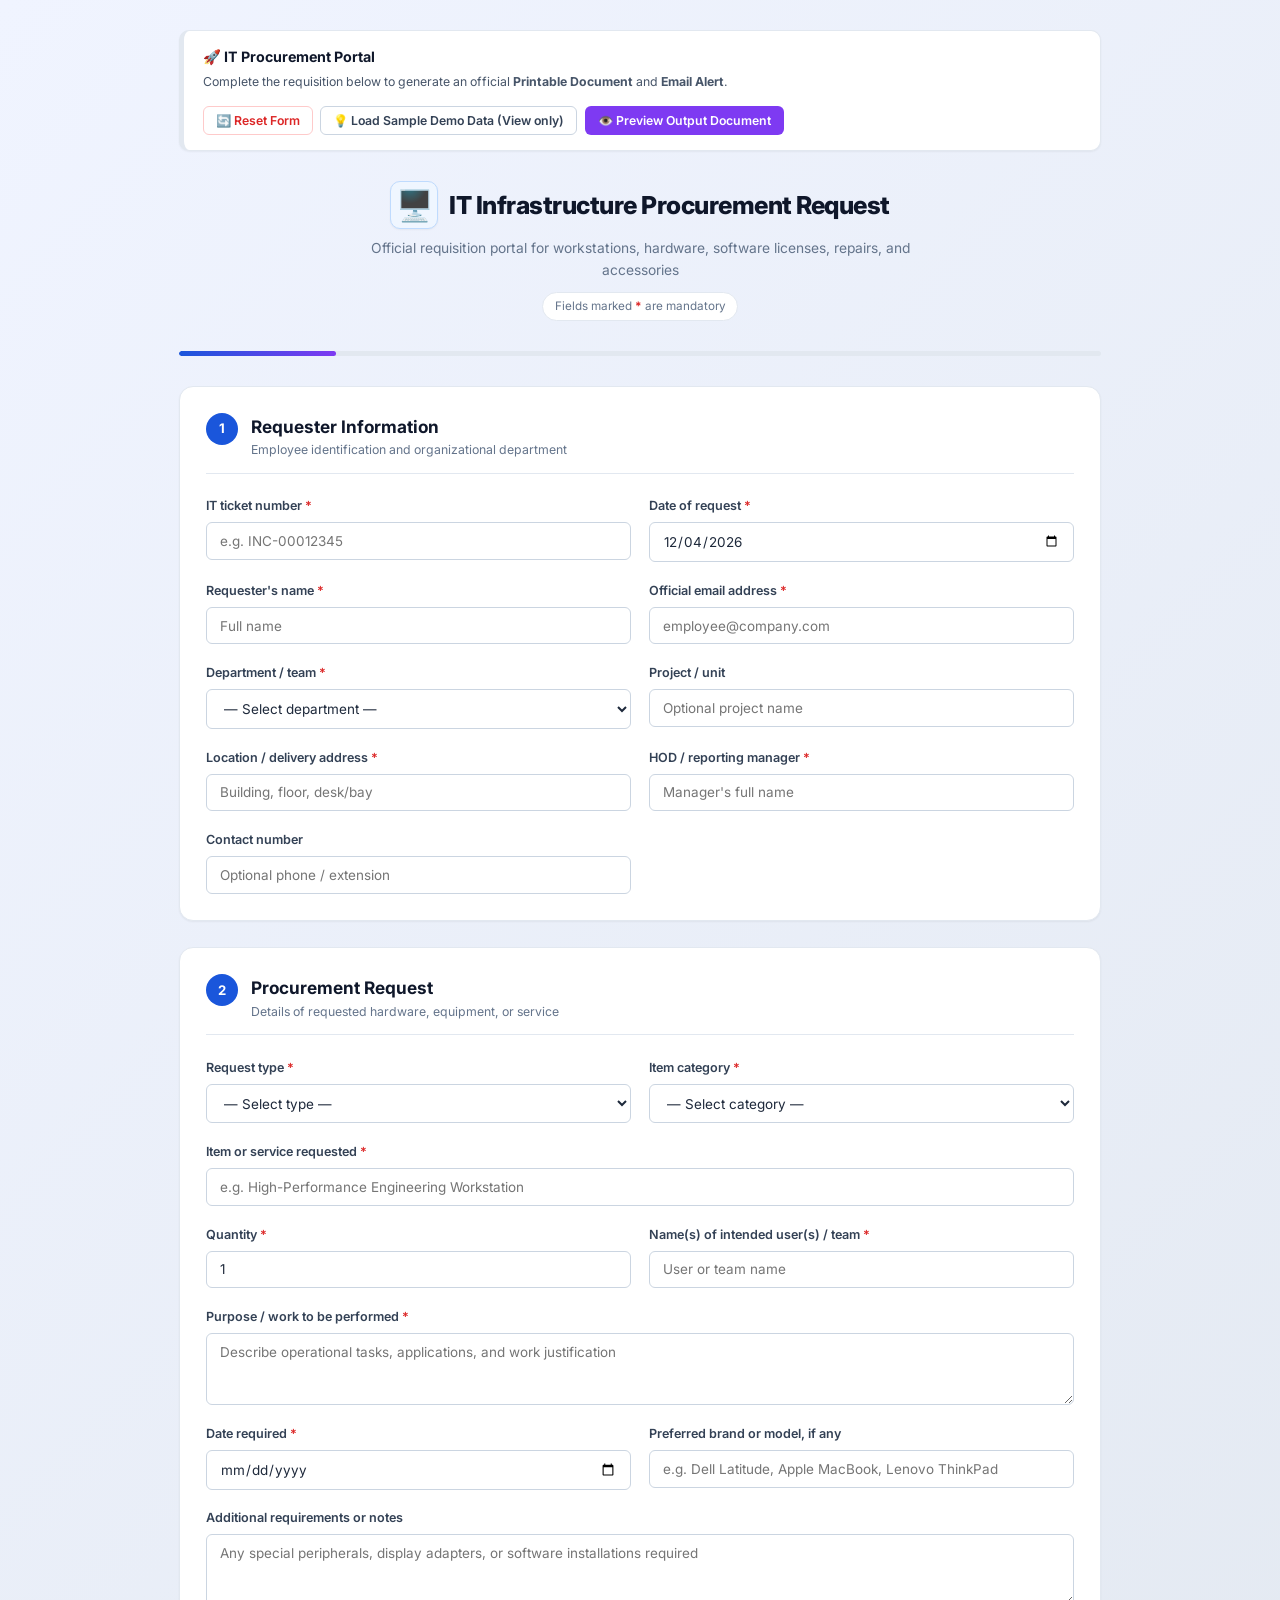
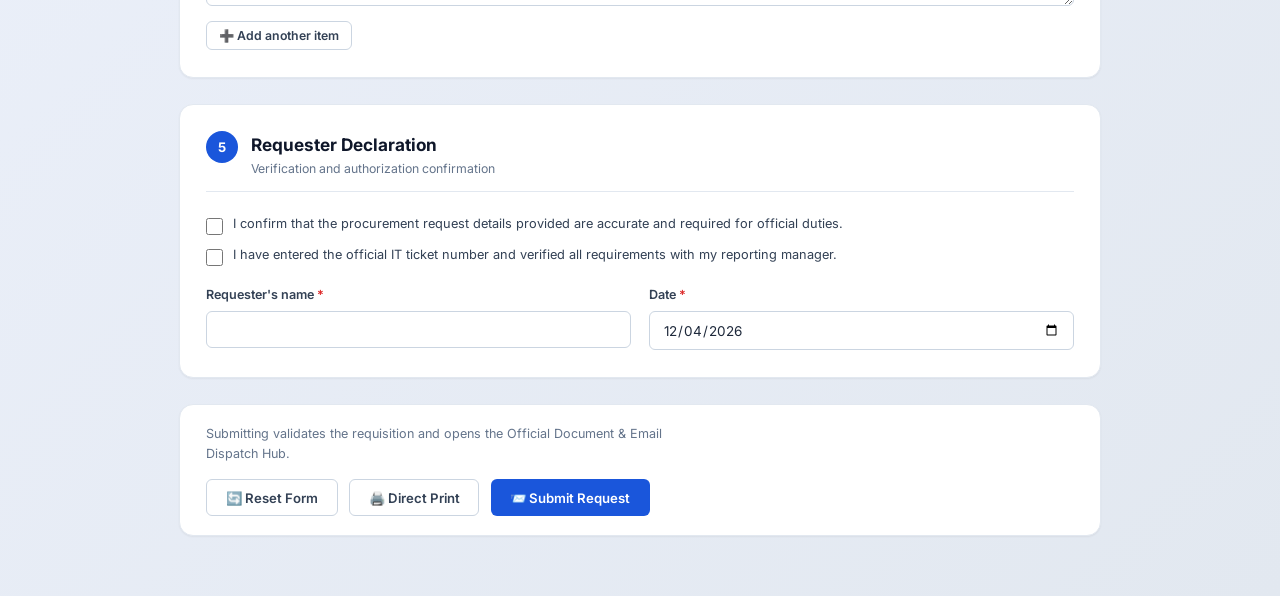
<file: index.html>
<!DOCTYPE html>
<html lang="en">
<head>
  <meta charset="UTF-8">
  <meta name="viewport" content="width=device-width, initial-scale=1.0">
  <title>IT Infrastructure Procurement Request Form</title>
  <link rel="preconnect" href="https://fonts.googleapis.com">
  <link href="https://fonts.googleapis.com/css2?family=Inter:wght@400;500;600;700;800&display=swap" rel="stylesheet">
  <link rel="stylesheet" href="style.css">
  <script src="script.js" defer></script>
</head>
<body>

  <!-- Isolated container for clean A4 printing (hidden on screen, active in @media print) -->
  <div id="printContainer" class="print-only"></div>

  <div class="page-wrapper">

    <!-- Interactive Top Banner & Actions -->
    <div class="demo-banner">
      <div class="demo-banner-content">
        <h3>🚀 IT Procurement Portal</h3>
        <p>Complete the requisition below to generate an official <strong>Printable Document</strong> and <strong>Email Alert</strong>.</p>
      </div>
      <div class="demo-banner-actions">
        <button type="button" id="topResetBtn" class="btn btn-secondary btn-sm" style="border-color: var(--danger-border); color: var(--danger);">🔄 Reset Form</button>
        <button type="button" id="fillSampleBtn" class="btn btn-secondary btn-sm">💡 Load Sample Demo Data (View only)</button>
        <button type="button" id="openDemoDirectBtn" class="btn btn-purple btn-sm">👁️ Preview Output Document</button>
      </div>
    </div>

    <!-- Header -->
    <header class="form-header">
      <div class="logo-area">
        <div class="logo-icon">🖥️</div>
        <h1>IT Infrastructure Procurement Request</h1>
      </div>
      <p class="subtitle">Official requisition portal for workstations, hardware, software licenses, repairs, and accessories</p>
      <span class="mandatory-note">Fields marked <strong>*</strong> are mandatory</span>
    </header>

    <!-- Progress Indicator -->
    <div class="progress-bar-container">
      <div class="progress-bar-fill"></div>
    </div>

    <!-- Main Submission Form -->
    <form id="procurementForm" action="javascript:void(0);" onsubmit="return false;" novalidate>

      <!-- SECTION 1: Requester Information -->
      <section class="form-section">
        <div class="section-header">
          <span class="section-number">1</span>
          <div>
            <h2>Requester Information</h2>
            <span class="section-desc">Employee identification and organizational department</span>
          </div>
        </div>

        <div class="field-grid">
          <div class="field-group">
            <label for="ticketNumber">IT ticket number <span class="req">*</span></label>
            <input type="text" id="ticketNumber" name="ticketNumber" placeholder="e.g. INC-00012345" required>
          </div>

          <div class="field-group">
            <label for="dateOfRequest">Date of request <span class="req">*</span></label>
            <input type="date" id="dateOfRequest" name="dateOfRequest" required>
          </div>

          <div class="field-group">
            <label for="requesterName">Requester's name <span class="req">*</span></label>
            <input type="text" id="requesterName" name="requesterName" placeholder="Full name" required>
          </div>

          <div class="field-group">
            <label for="officialEmail">Official email address <span class="req">*</span></label>
            <input type="email" id="officialEmail" name="officialEmail" placeholder="employee@company.com" required>
          </div>

          <div class="field-group">
            <label for="department">Department / team <span class="req">*</span></label>
            <select id="department" name="department" required>
              <option value="">— Select department —</option>
              <option>Media</option>
              <option>IT</option>
              <option>Data Science</option>
              <option>Accounts / Finance</option>
              <option>Translation</option>
              <option>HR</option>
              <option>Admin</option>
              <option>Training Academy</option>
              <option>Executive Office</option>
              <option>Other department</option>
            </select>
          </div>

          <div class="field-group conditional" id="otherDeptGroup">
            <label for="otherDeptName">Other department name <span class="req">*</span></label>
            <input type="text" id="otherDeptName" name="otherDeptName" placeholder="Enter department name">
          </div>

          <div class="field-group">
            <label for="projectUnit">Project / unit</label>
            <input type="text" id="projectUnit" name="projectUnit" placeholder="Optional project name">
          </div>

          <div class="field-group">
            <label for="deliveryAddress">Location / delivery address <span class="req">*</span></label>
            <input type="text" id="deliveryAddress" name="deliveryAddress" placeholder="Building, floor, desk/bay" required>
          </div>

          <div class="field-group">
            <label for="hodManager">HOD / reporting manager <span class="req">*</span></label>
            <input type="text" id="hodManager" name="hodManager" placeholder="Manager's full name" required>
          </div>

          <div class="field-group">
            <label for="contactNumber">Contact number</label>
            <input type="tel" id="contactNumber" name="contactNumber" placeholder="Optional phone / extension">
          </div>
        </div>
      </section>

      <!-- SECTION 2: Procurement Requirements -->
      <section class="form-section">
        <div class="section-header">
          <span class="section-number">2</span>
          <div>
            <h2>Procurement Request</h2>
            <span class="section-desc">Details of requested hardware, equipment, or service</span>
          </div>
        </div>

        <div class="field-grid">
          <div class="field-group">
            <label for="requestType">Request type <span class="req">*</span></label>
            <select id="requestType" name="requestType" required>
              <option value="">— Select type —</option>
              <option>New purchase</option>
              <option>Replacement</option>
              <option>Upgrade</option>
              <option>Repair / spare part</option>
              <option>Software licence or subscription</option>
              <option>Licence / subscription renewal</option>
              <option>Service or maintenance</option>
              <option>Other</option>
            </select>
          </div>

          <div class="field-group">
            <label for="itemCategory">Item category <span class="req">*</span></label>
            <select id="itemCategory" name="itemCategory" required>
              <option value="">— Select category —</option>
              <option>Laptop / desktop</option>
              <option>Monitor / display / projector</option>
              <option>Keyboard / mouse / headset / accessories</option>
              <option>Printer / scanner / consumables</option>
              <option>Storage / backup device</option>
              <option>Network / internet equipment</option>
              <option>Software / licence / subscription</option>
              <option>Server / infrastructure equipment</option>
              <option>IT security equipment / service</option>
              <option>Repair / replacement part</option>
              <option>Other</option>
            </select>
          </div>

          <div class="field-group full-width">
            <label for="itemRequested">Item or service requested <span class="req">*</span></label>
            <input type="text" id="itemRequested" name="itemRequested" placeholder="e.g. High-Performance Engineering Workstation" required>
          </div>

          <div class="field-group">
            <label for="quantity">Quantity <span class="req">*</span></label>
            <input type="number" id="quantity" name="quantity" min="1" value="1" required>
          </div>

          <div class="field-group">
            <label for="intendedUsers">Name(s) of intended user(s) / team <span class="req">*</span></label>
            <input type="text" id="intendedUsers" name="intendedUsers" placeholder="User or team name" required>
          </div>

          <div class="field-group full-width">
            <label for="purpose">Purpose / work to be performed <span class="req">*</span></label>
            <textarea id="purpose" name="purpose" rows="3" placeholder="Describe operational tasks, applications, and work justification" required></textarea>
          </div>

          <div class="field-group">
            <label for="dateRequired">Date required <span class="req">*</span></label>
            <input type="date" id="dateRequired" name="dateRequired" required>
          </div>

          <div class="field-group">
            <label for="preferredBrand">Preferred brand or model, if any</label>
            <input type="text" id="preferredBrand" name="preferredBrand" placeholder="e.g. Dell Latitude, Apple MacBook, Lenovo ThinkPad">
          </div>

          <div class="field-group full-width">
            <label for="additionalRequirements">Additional requirements or notes</label>
            <textarea id="additionalRequirements" name="additionalRequirements" rows="2" placeholder="Any special peripherals, display adapters, or software installations required"></textarea>
          </div>
        </div>

        <!-- Dynamic Additional Items Container -->
        <div id="itemsContainer"></div>
        <div style="margin-top: 1rem;">
          <button type="button" id="addItemBtn" class="btn btn-secondary btn-sm">➕ Add another item</button>
        </div>
      </section>

      <!-- SECTION 3: Laptop Configuration (Conditional: Displayed ONLY for Laptop / desktop) -->
      <section class="form-section conditional" id="laptopSection" style="display: none;">
        <div class="section-header">
          <span class="section-number">3</span>
          <div>
            <h2>Department-based Laptop Configuration</h2>
            <span class="section-desc">Standard organization hardware specification for your department</span>
          </div>
        </div>

        <div id="specDisplay"></div>

        <h3 style="font-size: 0.95rem; font-weight: 700; margin: 1.25rem 0 0.5rem; color: var(--gray-800);">🎒 Standard Laptop Kit</h3>
        <p style="font-size: 0.82rem; color: var(--gray-500); margin-bottom: 0.5rem;">The following are included with every laptop requisition:</p>
        <table class="accessories-table">
          <thead>
            <tr><th>Included Accessories</th></tr>
          </thead>
          <tbody>
            <tr><td><span class="check-icon">✔</span> Carrying bag</td></tr>
            <tr><td><span class="check-icon">✔</span> Mouse</td></tr>
            <tr><td><span class="check-icon">✔</span> Headphones</td></tr>
          </tbody>
        </table>

        <div class="field-grid" style="margin-top: 1.25rem;">
          <div class="field-group">
            <label for="additionalAccessories">Are any additional accessories required? <span class="req">*</span></label>
            <select id="additionalAccessories" name="additionalAccessories">
              <option value="">— Select —</option>
              <option>No</option>
              <option>Yes</option>
            </select>
          </div>
        </div>

        <div class="conditional" id="additionalAccessoriesFields">
          <div class="field-grid" style="margin-top: 1rem;">
            <div class="field-group full-width">
              <label for="accessoryDetail">Additional accessory and quantity <span class="req">*</span></label>
              <input type="text" name="accessoryDetail" id="accessoryDetail" placeholder="e.g. 4K Webcam × 1, USB-C Docking Station × 1">
            </div>
            <div class="field-group full-width">
              <label for="accessoryJustification">Business justification <span class="req">*</span></label>
              <textarea name="accessoryJustification" id="accessoryJustification" rows="2" placeholder="Why are these additional accessories needed?"></textarea>
            </div>
          </div>
        </div>

        <hr class="section-divider">
        <h3 style="font-size: 0.95rem; font-weight: 700; margin-bottom: 0.75rem; color: var(--gray-800);">⚙️ Configuration Confirmation</h3>

        <div class="field-grid">
          <div class="field-group full-width">
            <label for="configConfirmation">Does the displayed standard configuration meet your requirement? <span class="req">*</span></label>
            <select id="configConfirmation" name="configConfirmation">
              <option value="">— Select —</option>
              <option>Yes — proceed with the standard configuration</option>
              <option>No — request a different configuration</option>
              <option>Unsure / no standard is listed</option>
            </select>
          </div>
        </div>

        <div class="conditional" id="configYesMsg">
          <div class="info-box green">
            ✅ <strong>Standard configuration confirmed.</strong> Your request will be fulfilled according to the standard department specification.
          </div>
        </div>

        <div class="conditional" id="configNoFields">
          <div class="info-box red" style="margin-bottom: 1rem;">
            ⚠️ <strong>Non-standard configuration requested.</strong> Please obtain approval from your HOD and CEO, and attach both approvals below before submitting.
          </div>

          <div class="field-grid">
            <div class="field-group full-width">
              <label for="requestedConfig">Requested custom configuration <span class="req">*</span></label>
              <textarea name="requestedConfig" id="requestedConfig" rows="2" placeholder="Describe the configuration needed (Processor, RAM, GPU, Storage)"></textarea>
            </div>
            <div class="field-group full-width">
              <label for="configDifference">Difference from standard configuration <span class="req">*</span></label>
              <textarea name="configDifference" id="configDifference" rows="2" placeholder="Specify which components differ and why"></textarea>
            </div>
            <div class="field-group full-width">
              <label for="configJustification">Business justification <span class="req">*</span></label>
              <textarea name="configJustification" id="configJustification" rows="2" placeholder="Detailed business justification for exceeding standard tier"></textarea>
            </div>
            <div class="field-group full-width">
              <label for="configWorkload">Applications / workload requiring the change</label>
              <textarea name="configWorkload" id="configWorkload" rows="2" placeholder="Optional — list specific compute/graphics-intensive software"></textarea>
            </div>

            <div class="field-group">
              <label>HOD approval <span class="req">*</span></label>
              <div class="file-upload-area">
                <input type="file" name="hodApproval" id="hodApproval" accept=".pdf,.jpg,.jpeg,.png,.doc,.docx">
                <div class="upload-icon">📤</div>
                <div class="upload-text"><strong>Click to upload</strong> or drag & drop<br>PDF, DOC, JPG</div>
              </div>
              <div class="file-list" id="hodApprovalList"></div>
            </div>

            <div class="field-group">
              <label>CEO approval <span class="req">*</span></label>
              <div class="file-upload-area">
                <input type="file" name="ceoApproval" id="ceoApproval" accept=".pdf,.jpg,.jpeg,.png,.doc,.docx">
                <div class="upload-icon">📤</div>
                <div class="upload-text"><strong>Click to upload</strong> or drag & drop<br>PDF, DOC, JPG</div>
              </div>
              <div class="file-list" id="ceoApprovalList"></div>
            </div>
          </div>
        </div>

        <div class="conditional" id="configUnsureMsg">
          <div class="info-box blue">
            ℹ️ <strong>IT Infrastructure will review</strong> your workload requirement and advise on the appropriate hardware configuration and approvals.
          </div>
        </div>
      </section>

      <!-- SECTION 4: Existing Equipment Details (Conditional) -->
      <section class="form-section conditional" id="existingEquipSection">
        <div class="section-header">
          <span class="section-number">4</span>
          <div>
            <h2>Existing Equipment Details</h2>
            <span class="section-desc">Required for replacement, upgrade, repair, or renewal requests</span>
          </div>
        </div>

        <div class="field-grid">
          <div class="field-group">
            <label for="existingItem">Existing item / model</label>
            <input type="text" id="existingItem" name="existingItem" placeholder="e.g. Dell Latitude 5420">
          </div>
          <div class="field-group">
            <label for="assetId">Asset ID / serial number</label>
            <input type="text" id="assetId" name="assetId" placeholder="e.g. AST-00984">
          </div>
          <div class="field-group">
            <label for="currentUser">Current user</label>
            <input type="text" id="currentUser" name="currentUser" placeholder="Employee currently assigned">
          </div>
          <div class="field-group">
            <label for="purchaseDate">Purchase date, if known</label>
            <input type="date" id="purchaseDate" name="purchaseDate">
          </div>
          <div class="field-group">
            <label for="warrantyExpiry">Warranty expiry, if known</label>
            <input type="date" id="warrantyExpiry" name="warrantyExpiry">
          </div>
          <div class="field-group">
            <label for="relatedTicket">Related support ticket number, if any</label>
            <input type="text" id="relatedTicket" name="relatedTicket" placeholder="Optional IT ticket">
          </div>
          <div class="field-group full-width">
            <label for="issueReason">Issue faced / reason for request <span class="req">*</span></label>
            <textarea id="issueReason" name="issueReason" rows="2" placeholder="Describe the defect, performance limitation, or hardware issue"></textarea>
          </div>
        </div>
      </section>

      <!-- SECTION 5: Requester Declaration -->
      <section class="form-section">
        <div class="section-header">
          <span class="section-number">5</span>
          <div>
            <h2>Requester Declaration</h2>
            <span class="section-desc">Verification and authorization confirmation</span>
          </div>
        </div>

        <div class="checkbox-group">
          <input type="checkbox" id="declaration1" name="declaration1" required>
          <label for="declaration1">I confirm that the procurement request details provided are accurate and required for official duties.</label>
        </div>
        <div class="checkbox-group">
          <input type="checkbox" id="declaration2" name="declaration2" required>
          <label for="declaration2">I have entered the official IT ticket number and verified all requirements with my reporting manager.</label>
        </div>

        <div class="field-grid" style="margin-top: 1.25rem;">
          <div class="field-group">
            <label for="declarationName">Requester's name <span class="req">*</span></label>
            <input type="text" id="declarationName" name="declarationName" required>
          </div>
          <div class="field-group">
            <label for="declarationDate">Date <span class="req">*</span></label>
            <input type="date" id="declarationDate" name="declarationDate" required>
          </div>
        </div>
      </section>

      <!-- Action Bar -->
      <div class="submit-bar">
        <span class="submit-info">Submitting validates the requisition and opens the Official Document &amp; Email Dispatch Hub.</span>
        <div style="display: flex; gap: 0.75rem; flex-wrap: wrap;">
          <button type="button" id="resetBtn" class="btn btn-secondary btn-block-mobile">🔄 Reset Form</button>
          <button type="button" id="printBtn" class="btn btn-secondary btn-block-mobile">🖨️ Direct Print</button>
          <button type="button" id="submitBtn" class="btn btn-primary btn-block-mobile">📨 Submit Request</button>
        </div>
      </div>

    </form>
  </div>

  <!-- ══════════════════════════════════════════════════════════════
       MODAL: REQUISITION OUTPUT HUB (PDF PREVIEW & EMAIL ALERT)
       ══════════════════════════════════════════════════════════════ -->
  <div class="modal-overlay" id="demoModal">
    <div class="modal-box">
      
      <div class="modal-header">
        <div class="modal-header-title">
          <span style="font-size: 1.6rem;">🎯</span>
          <div>
            <h3>Procurement Request Output Hub</h3>
            <p>Your request has been compiled. You can print the official requisition or dispatch via email:</p>
          </div>
        </div>
        <button type="button" class="modal-close-btn" id="modalCloseBtn" aria-label="Close modal">✕</button>
      </div>

      <!-- Clean 2-Option Tabs -->
      <div class="modal-tabs">
        <button type="button" class="modal-tab-btn active" data-tab="tab-pdf">
          <span>📄</span> 1. Printable Requisition Form (PDF)
        </button>
        <button type="button" class="modal-tab-btn" data-tab="tab-email">
          <span>✉️</span> 2. Automated Email Alert (Send to IT &amp; HOD)
        </button>
      </div>

      <!-- Modal Content Body -->
      <div class="modal-tab-body">
        
        <!-- Sample Demo Mode Notice -->
        <div class="sample-mode-banner" id="sampleNoticeBanner" style="display: none;">
          <span style="font-size: 1.3rem;">💡</span>
          <div>
            <strong>Sample Demo Mode Active:</strong> This preview illustrates data formatting. <strong>Printing is disabled for sample data.</strong> Please submit genuine requisition details to print the official document.
          </div>
        </div>

        <!-- TAB 1: Printable Requisition Document (PDF Preview) -->
        <div class="tab-pane active" id="tab-pdf">
          <div style="display: flex; justify-content: space-between; align-items: center; margin-bottom: 1rem; flex-wrap: wrap; gap: 0.5rem;">
            <div>
              <h4 style="color: var(--gray-900); font-size: 0.95rem;">Formatted Procurement Requisition Document</h4>
              <p style="font-size: 0.8rem; color: var(--gray-500);">Prints clean on single/exact A4 pages with all form details and signature boxes.</p>
            </div>
            <button type="button" id="downloadDocBtn" class="btn btn-primary btn-sm">🖨️ Direct Print / Save as PDF</button>
          </div>

          <!-- Printable Document Container -->
          <div class="printable-document" id="docPreviewArea">
            <div class="doc-watermark">SAMPLE DEMO</div>

            <div class="doc-header">
              <div class="doc-header-left">
                <h2>IT Infrastructure Procurement Requisition</h2>
                <p>Generated on <span id="docGeneratedDate">-</span> · Official Organization Requisition Copy</p>
              </div>
              <div class="doc-ticket-badge">
                <span class="lbl">IT Ticket Number</span>
                <span class="val" id="docTicketNum">INC-00012345</span>
              </div>
            </div>

            <!-- 1. Requester & Org Details -->
            <div class="doc-section-title">1. Requester &amp; Organizational Details</div>
            <div class="doc-grid">
              <div class="doc-row"><span class="doc-label">Requester Name:</span><span class="doc-val" id="docReqName">-</span></div>
              <div class="doc-row"><span class="doc-label">Request Date:</span><span class="doc-val" id="docReqDate">-</span></div>
              <div class="doc-row"><span class="doc-label">Official Email:</span><span class="doc-val" id="docReqEmail">-</span></div>
              <div class="doc-row"><span class="doc-label">Department:</span><span class="doc-val" id="docDept">-</span></div>
              <div class="doc-row"><span class="doc-label">Project / Unit:</span><span class="doc-val" id="docProject">-</span></div>
              <div class="doc-row"><span class="doc-label">Reporting HOD:</span><span class="doc-val" id="docHod">-</span></div>
              <div class="doc-row"><span class="doc-label">Contact Number:</span><span class="doc-val" id="docContact">-</span></div>
              <div class="doc-row"><span class="doc-label">Delivery Location:</span><span class="doc-val" id="docLoc">-</span></div>
            </div>

            <!-- 2. Procurement Requirements -->
            <div class="doc-section-title">2. Procurement Requirements</div>
            <div class="doc-grid">
              <div class="doc-row"><span class="doc-label">Request Type:</span><span class="doc-val" id="docReqType">-</span></div>
              <div class="doc-row"><span class="doc-label">Item Category:</span><span class="doc-val" id="docCategory">-</span></div>
              <div class="doc-row"><span class="doc-label">Date Required:</span><span class="doc-val" id="docDateReq">-</span></div>
              <div class="doc-row"><span class="doc-label">Preferred Brand:</span><span class="doc-val" id="docBrand">-</span></div>
              <div class="doc-row" style="grid-column: 1 / -1;"><span class="doc-label">Intended User(s):</span><span class="doc-val" id="docIntendedUsers">-</span></div>
            </div>

            <div class="doc-box">
              <span style="font-weight: 700; color: #1e3a8a; display: block; margin-bottom: 0.25rem;">Primary Requested Item &amp; Purpose:</span>
              <div id="docItemAndPurpose">-</div>
            </div>

            <div class="doc-box" id="docAdditionalItemsBox" style="display: none;"></div>
            <div class="doc-box" id="docLaptopBox" style="display: none;"></div>
            <div class="doc-box" id="docExistingBox" style="display: none;"></div>

            <!-- Signatures -->
            <div class="doc-signatures">
              <div class="doc-sig-box">
                <span style="font-weight: 700; color: #1e3a8a; display: block; margin-bottom: 0.35rem;">Requester Confirmation &amp; Declaration:</span>
                <p>Certified that the request is required for official business duties.</p>
                <p style="margin-top: 0.5rem;">Digitally Signed By: <strong id="docSigRequester">-</strong></p>
                <p style="color: var(--gray-500);">Date: <span id="docSigDate">-</span></p>
              </div>
              <div class="doc-sig-box">
                <span style="font-weight: 700; color: #1e3a8a; display: block; margin-bottom: 0.35rem;">Approval &amp; Verification Workflow:</span>
                <p>HOD Review: <strong>Pending Official Review</strong></p>
                <p>IT Infrastructure Verification: <strong>Initiated</strong></p>
                <p style="color: var(--gray-500); margin-top: 0.5rem;">Ticket Status: <strong>SUBMITTED</strong></p>
              </div>
            </div>
          </div>
        </div>

        <!-- TAB 2: Automated Multi-Party Email Alert -->
        <div class="tab-pane" id="tab-email">
          <div style="display: flex; justify-content: space-between; align-items: center; margin-bottom: 1rem; flex-wrap: wrap; gap: 0.5rem;">
            <div>
              <h4 style="color: var(--gray-900); font-size: 0.95rem;">Automated Multi-Party Email Notification</h4>
              <p style="font-size: 0.8rem; color: var(--gray-500);">Pre-formatted email with all details, ready to dispatch directly to IT and HOD.</p>
            </div>
            <div style="display: flex; gap: 0.5rem;">
              <button type="button" id="copyEmailBtn" class="btn btn-secondary btn-sm">📋 Copy Email Text</button>
              <a id="emailMailtoLink" href="#" class="btn btn-accent btn-sm">✉️ Send via Outlook / Mail Client</a>
            </div>
          </div>

          <div class="email-client">
            <div class="email-header-fields">
              <div class="email-field-row">
                <span class="email-field-lbl">To:</span>
                <span class="email-field-val" id="emailTo">it-procurement@company.internal</span>
              </div>
              <div class="email-field-row">
                <span class="email-field-lbl">Cc:</span>
                <span class="email-field-val" id="emailCc">-</span>
              </div>
              <div class="email-field-row">
                <span class="email-field-lbl">Subject:</span>
                <span class="email-field-val" id="emailSubject" style="font-weight: 700; color: #1e3a8a;">[Procurement Request] INC-00012345</span>
              </div>
            </div>
            <div class="email-body" id="emailBodyContent"></div>
          </div>
        </div>

      </div>

      <!-- Modal Footer -->
      <div class="modal-footer">
        <span style="font-size: 0.8rem; color: var(--gray-500);">IT Infrastructure Procurement System</span>
        <button type="button" class="btn btn-secondary btn-sm" id="modalCloseFooterBtn">Done / Close</button>
      </div>

    </div>
  </div>

</body>
</html>
</file>
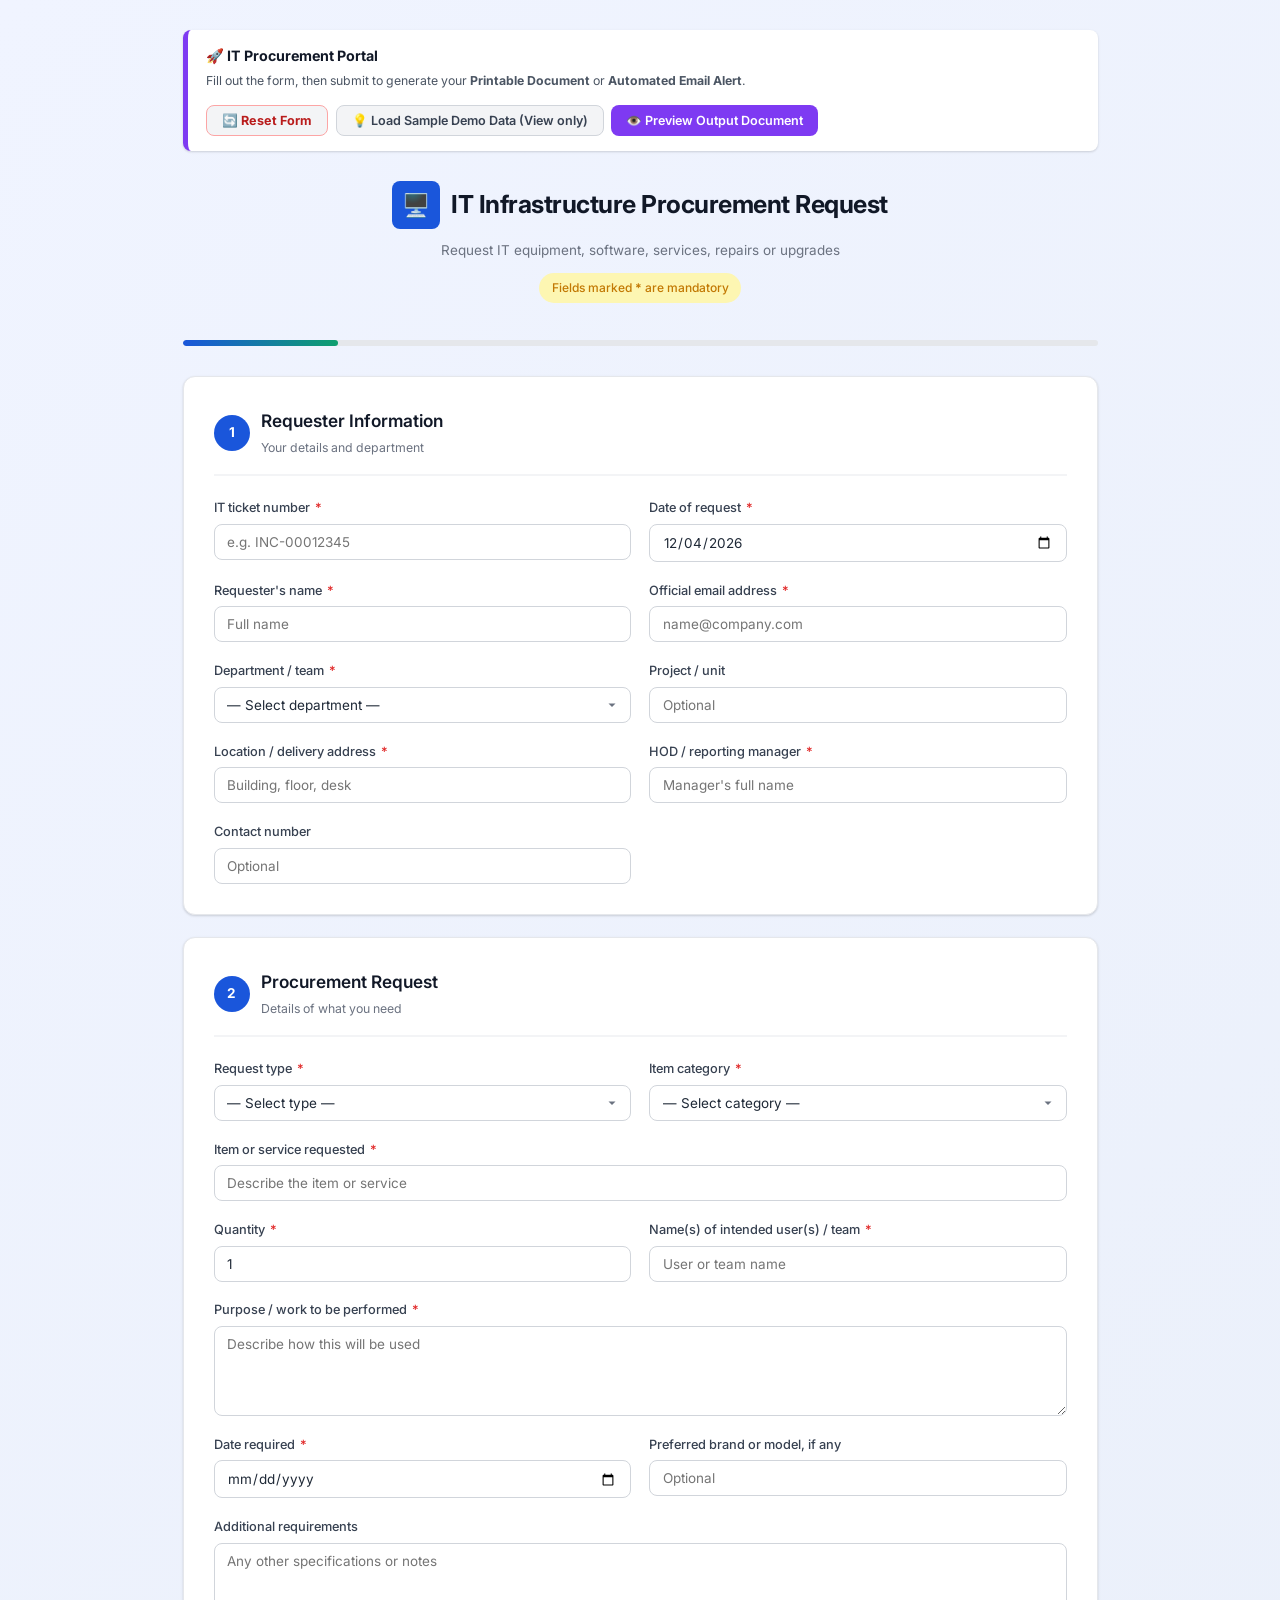
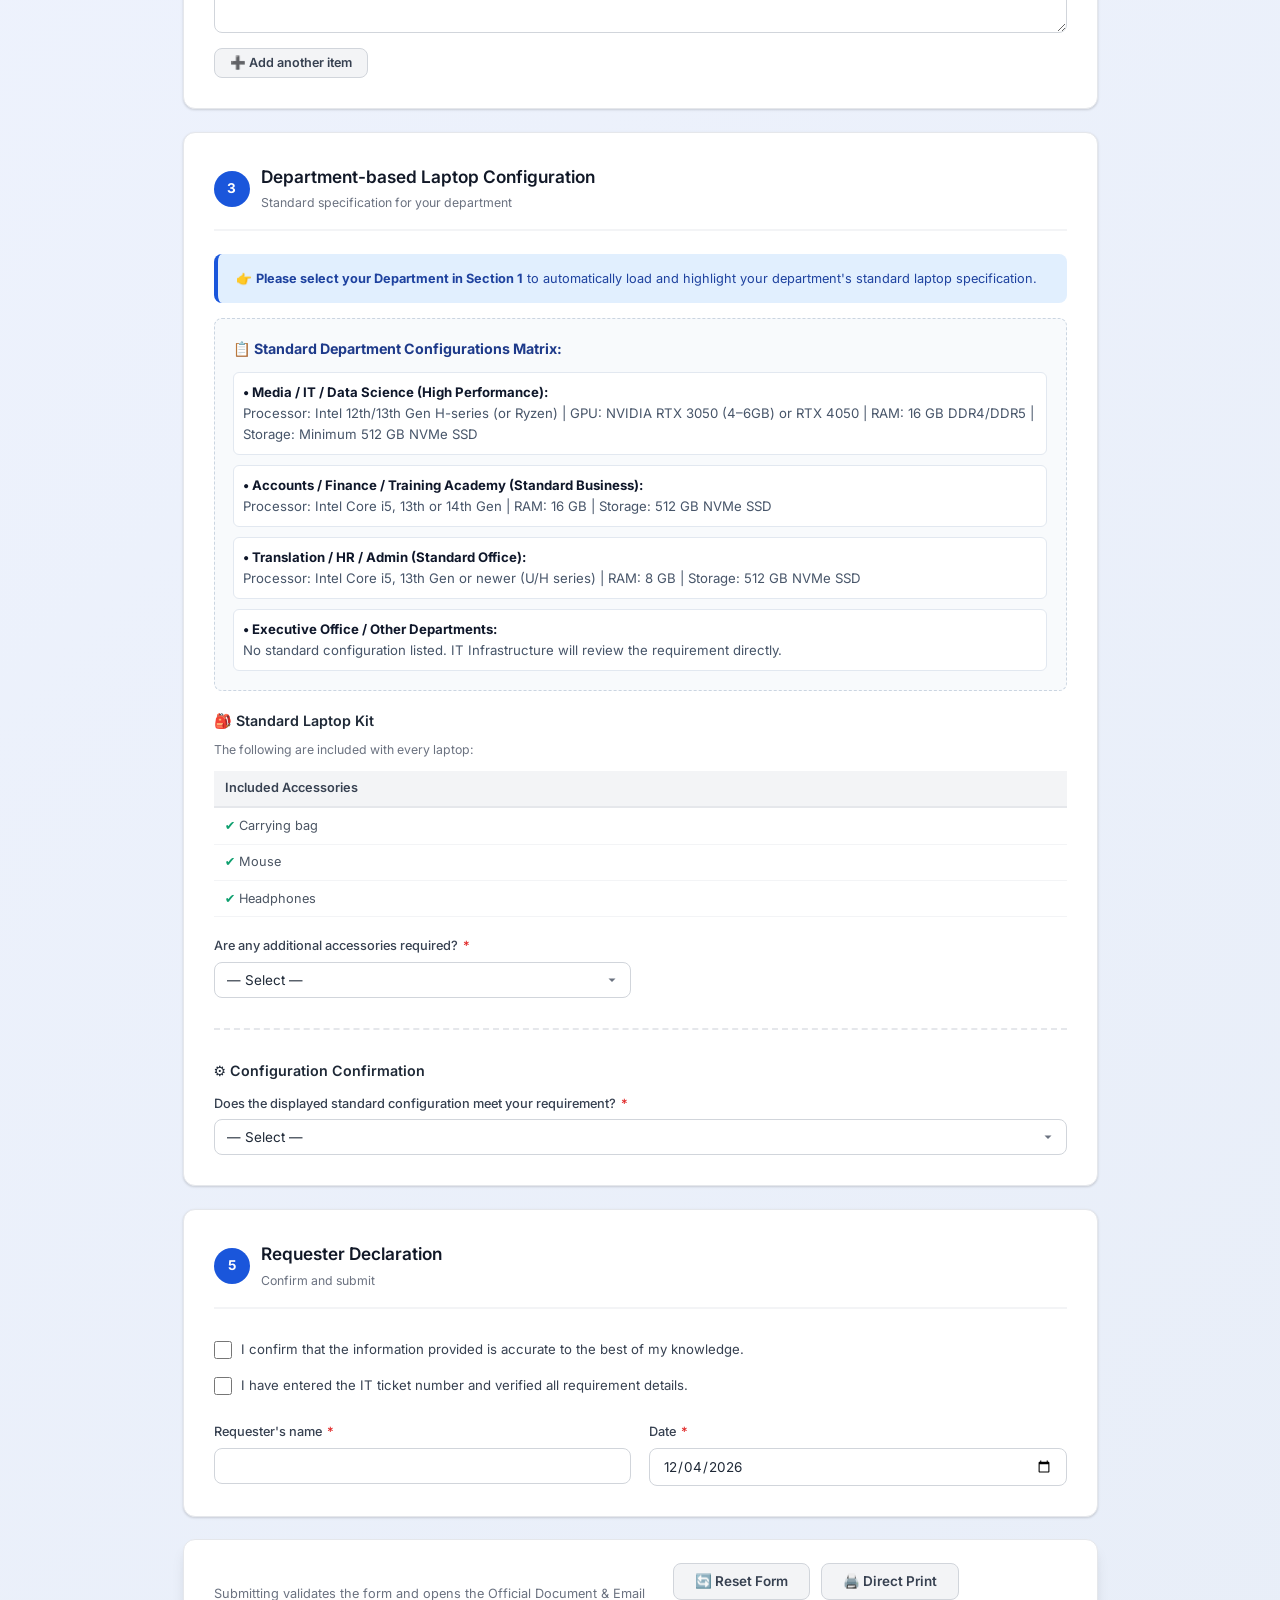
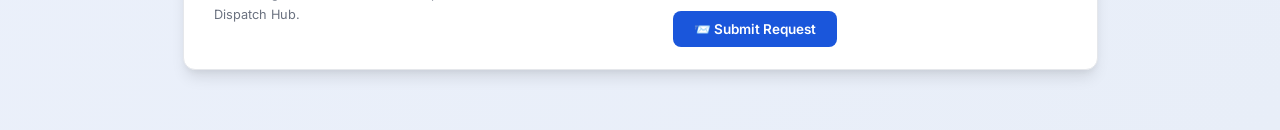
<file: Procurement_Request_Form_Standalone.html>
﻿<!DOCTYPE html>
<html lang="en">
<head>
  <meta charset="UTF-8">
  <meta name="viewport" content="width=device-width, initial-scale=1.0">
  <title>IT Infrastructure Procurement Request Form</title>
  <style>
/* ── Reset & Base ── */
*,
*::before,
*::after {
  box-sizing: border-box;
  margin: 0;
  padding: 0;
}

:root {
  --primary: #1a56db;
  --primary-light: #e1effe;
  --primary-dark: #1e429f;
  --accent: #0e9f6e;
  --accent-light: #def7ec;
  --danger: #e02424;
  --danger-light: #fde8e8;
  --warning: #c27803;
  --warning-light: #fdf6b2;
  --purple: #7e3af2;
  --purple-light: #edebfe;
  --gray-50: #f9fafb;
  --gray-100: #f3f4f6;
  --gray-200: #e5e7eb;
  --gray-300: #d1d5db;
  --gray-400: #9ca3af;
  --gray-500: #6b7280;
  --gray-600: #4b5563;
  --gray-700: #374151;
  --gray-800: #1f2937;
  --gray-900: #111827;
  --radius: 8px;
  --radius-lg: 12px;
  --shadow: 0 1px 3px rgba(0, 0, 0, 0.1), 0 1px 2px rgba(0, 0, 0, 0.06);
  --shadow-md: 0 4px 6px -1px rgba(0, 0, 0, 0.1),
    0 2px 4px -1px rgba(0, 0, 0, 0.06);
  --shadow-lg: 0 10px 15px -3px rgba(0, 0, 0, 0.1),
    0 4px 6px -2px rgba(0, 0, 0, 0.05);
  --transition: 0.2s ease;
}

html {
  font-size: 15px;
  scroll-behavior: smooth;
}

body {
  font-family: "Inter", "Segoe UI", system-ui, -apple-system, sans-serif;
  background: linear-gradient(135deg, #f0f4ff 0%, #e8eef8 100%);
  color: var(--gray-800);
  line-height: 1.6;
  min-height: 100vh;
}

.page-wrapper {
  max-width: 960px;
  margin: 0 auto;
  padding: 2rem 1.5rem 4rem;
}

/* Demo Top Banner */
.demo-banner {
  background: #fff;
  border-left: 5px solid var(--purple);
  border-radius: var(--radius);
  padding: 1rem 1.25rem;
  margin-bottom: 2rem;
  box-shadow: var(--shadow);
  display: flex;
  align-items: center;
  justify-content: space-between;
  flex-wrap: wrap;
  gap: 1rem;
}

.demo-banner-content h3 {
  font-size: 0.95rem;
  color: var(--gray-900);
  display: flex;
  align-items: center;
  gap: 0.5rem;
}

.demo-banner-content p {
  font-size: 0.82rem;
  color: var(--gray-600);
  margin-top: 0.2rem;
}

.demo-banner-actions {
  display: flex;
  gap: 0.5rem;
}

/* ── Header ── */
.form-header {
  text-align: center;
  margin-bottom: 2.5rem;
}

.form-header .logo-area {
  display: flex;
  align-items: center;
  justify-content: center;
  gap: 0.75rem;
  margin-bottom: 0.75rem;
}

.form-header .logo-icon {
  width: 48px;
  height: 48px;
  background: var(--primary);
  border-radius: var(--radius);
  display: flex;
  align-items: center;
  justify-content: center;
  color: #fff;
  font-size: 1.5rem;
}

.form-header h1 {
  font-size: 1.65rem;
  font-weight: 700;
  color: var(--gray-900);
  letter-spacing: -0.02em;
}

.form-header .subtitle {
  color: var(--gray-500);
  font-size: 0.9rem;
  margin-top: 0.25rem;
}

.mandatory-note {
  display: inline-block;
  background: var(--warning-light);
  color: var(--warning);
  font-size: 0.8rem;
  font-weight: 500;
  padding: 0.35rem 0.85rem;
  border-radius: 999px;
  margin-top: 0.75rem;
}

/* ── Progress bar ── */
.progress-bar-container {
  background: var(--gray-200);
  border-radius: 999px;
  height: 6px;
  margin-bottom: 2rem;
  overflow: hidden;
}

.progress-bar-fill {
  height: 100%;
  width: 0%;
  background: linear-gradient(90deg, var(--primary), var(--accent));
  border-radius: 999px;
  transition: width 0.4s ease;
}

/* ── Sections ── */
.form-section {
  background: #fff;
  border-radius: var(--radius-lg);
  box-shadow: var(--shadow);
  padding: 2rem;
  margin-bottom: 1.5rem;
  border: 1px solid var(--gray-200);
  transition: box-shadow var(--transition);
}

.form-section:hover {
  box-shadow: var(--shadow-md);
}

.section-header {
  display: flex;
  align-items: center;
  gap: 0.75rem;
  margin-bottom: 1.5rem;
  padding-bottom: 1rem;
  border-bottom: 2px solid var(--gray-100);
}

.section-number {
  width: 36px;
  height: 36px;
  background: var(--primary);
  color: #fff;
  border-radius: 50%;
  display: flex;
  align-items: center;
  justify-content: center;
  font-weight: 700;
  font-size: 0.9rem;
  flex-shrink: 0;
}

.section-number.it-section {
  background: var(--accent);
}

.section-header h2 {
  font-size: 1.15rem;
  font-weight: 600;
  color: var(--gray-900);
}

.section-header .section-desc {
  font-size: 0.82rem;
  color: var(--gray-500);
  font-weight: 400;
}

/* ── Field Grid ── */
.field-grid {
  display: grid;
  grid-template-columns: 1fr 1fr;
  gap: 1.25rem;
}

.field-grid .full-width {
  grid-column: 1 / -1;
}

.field-group {
  display: flex;
  flex-direction: column;
  gap: 0.35rem;
}

.field-group label {
  font-size: 0.85rem;
  font-weight: 500;
  color: var(--gray-700);
}

.field-group label .req {
  color: var(--danger);
  margin-left: 2px;
}

/* ── Inputs ── */
input[type="text"],
input[type="email"],
input[type="number"],
input[type="date"],
input[type="tel"],
select,
textarea {
  width: 100%;
  padding: 0.6rem 0.85rem;
  font-size: 0.9rem;
  font-family: inherit;
  border: 1.5px solid var(--gray-300);
  border-radius: var(--radius);
  background: #fff;
  color: var(--gray-800);
  transition: border-color var(--transition), box-shadow var(--transition);
  outline: none;
}

input:focus,
select:focus,
textarea:focus {
  border-color: var(--primary);
  box-shadow: 0 0 0 3px rgba(26, 86, 219, 0.12);
}

input.invalid,
select.invalid,
textarea.invalid {
  border-color: var(--danger);
  box-shadow: 0 0 0 3px rgba(224, 36, 36, 0.1);
}

textarea {
  resize: vertical;
  min-height: 90px;
}

select {
  cursor: pointer;
  appearance: none;
  background-image: url("data:image/svg+xml,%3Csvg xmlns='http://www.w3.org/2000/svg' width='12' height='12' viewBox='0 0 12 12'%3E%3Cpath fill='%236b7280' d='M2.5 4.5L6 8l3.5-3.5'/%3E%3C/svg%3E");
  background-repeat: no-repeat;
  background-position: right 0.75rem center;
  padding-right: 2rem;
}

/* File upload */
.file-upload-area {
  border: 2px dashed var(--gray-300);
  border-radius: var(--radius);
  padding: 1.25rem;
  text-align: center;
  cursor: pointer;
  transition: border-color var(--transition), background var(--transition);
  position: relative;
}

.file-upload-area:hover {
  border-color: var(--primary);
  background: var(--primary-light);
}

.file-upload-area input[type="file"] {
  position: absolute;
  inset: 0;
  opacity: 0;
  cursor: pointer;
}

.file-upload-area .upload-icon {
  font-size: 1.5rem;
  color: var(--gray-400);
  margin-bottom: 0.35rem;
}

.file-upload-area .upload-text {
  font-size: 0.82rem;
  color: var(--gray-500);
}

.file-upload-area .upload-text strong {
  color: var(--primary);
}

.file-list {
  margin-top: 0.5rem;
  font-size: 0.82rem;
}

.file-list .file-item {
  display: flex;
  align-items: center;
  gap: 0.5rem;
  padding: 0.35rem 0;
  color: var(--gray-600);
}

.file-list .file-item .remove-file {
  color: var(--danger);
  cursor: pointer;
  font-size: 0.75rem;
  background: none;
  border: none;
  padding: 0.15rem 0.35rem;
  border-radius: 4px;
}

/* ── Info boxes ── */
.info-box {
  padding: 1rem 1.25rem;
  border-radius: var(--radius);
  font-size: 0.85rem;
  line-height: 1.5;
  margin: 1rem 0;
}

.info-box.blue {
  background: var(--primary-light);
  border-left: 4px solid var(--primary);
  color: var(--primary-dark);
}

.info-box.green {
  background: var(--accent-light);
  border-left: 4px solid var(--accent);
  color: #065f46;
}

.info-box.yellow {
  background: var(--warning-light);
  border-left: 4px solid var(--warning);
  color: #92400e;
}

.info-box.red {
  background: var(--danger-light);
  border-left: 4px solid var(--danger);
  color: #991b1b;
}

/* ── Spec card ── */
.spec-card {
  background: var(--gray-50);
  border: 1.5px solid var(--gray-200);
  border-radius: var(--radius);
  padding: 1.25rem;
  margin: 1rem 0;
}

.spec-card h4 {
  font-size: 0.92rem;
  font-weight: 600;
  color: var(--gray-800);
  margin-bottom: 0.75rem;
  display: flex;
  align-items: center;
  gap: 0.5rem;
}

.spec-card .spec-line {
  display: flex;
  gap: 0.5rem;
  padding: 0.4rem 0;
  font-size: 0.85rem;
  border-bottom: 1px solid var(--gray-100);
}

.spec-card .spec-line:last-child {
  border-bottom: none;
}

.spec-card .spec-label {
  font-weight: 600;
  color: var(--gray-700);
  min-width: 90px;
}

.spec-card .spec-value {
  color: var(--gray-600);
}

/* ── Accessories table ── */
.accessories-table {
  width: 100%;
  border-collapse: collapse;
  margin: 0.75rem 0;
  font-size: 0.85rem;
}

.accessories-table th {
  background: var(--gray-100);
  padding: 0.5rem 0.75rem;
  text-align: left;
  font-weight: 600;
  color: var(--gray-700);
  border-bottom: 2px solid var(--gray-200);
}

.accessories-table td {
  padding: 0.5rem 0.75rem;
  border-bottom: 1px solid var(--gray-100);
  color: var(--gray-600);
}

.accessories-table td .check-icon {
  color: var(--accent);
  font-weight: 700;
}

/* ── Buttons ── */
.btn {
  display: inline-flex;
  align-items: center;
  gap: 0.5rem;
  padding: 0.65rem 1.4rem;
  font-size: 0.9rem;
  font-weight: 600;
  font-family: inherit;
  border: none;
  border-radius: var(--radius);
  cursor: pointer;
  transition: all var(--transition);
  text-decoration: none;
}

.btn-primary {
  background: var(--primary);
  color: #fff;
}

.btn-primary:hover {
  background: var(--primary-dark);
  box-shadow: var(--shadow-md);
}

.btn-secondary {
  background: var(--gray-100);
  color: var(--gray-700);
  border: 1.5px solid var(--gray-300);
}

.btn-secondary:hover {
  background: var(--gray-200);
}

.btn-accent {
  background: var(--accent);
  color: #fff;
}

.btn-accent:hover {
  background: #087f58;
}

.btn-purple {
  background: var(--purple);
  color: #fff;
}

.btn-purple:hover {
  background: #6c2bd9;
}

.btn-danger {
  background: var(--danger-light);
  color: var(--danger);
  border: 1.5px solid var(--danger);
}

.btn-danger:hover {
  background: var(--danger);
  color: #fff;
}

.btn-sm {
  padding: 0.45rem 1rem;
  font-size: 0.84rem;
}

.btn-block-mobile {
  display: inline-flex;
}

/* ── Checkbox ── */
.checkbox-group {
  display: flex;
  align-items: flex-start;
  gap: 0.65rem;
  padding: 0.5rem 0;
}

.checkbox-group input[type="checkbox"] {
  width: 18px;
  height: 18px;
  margin-top: 2px;
  accent-color: var(--primary);
  cursor: pointer;
  flex-shrink: 0;
}

.checkbox-group label {
  font-size: 0.88rem;
  color: var(--gray-700);
  cursor: pointer;
}

/* ── Multi-item rows ── */
.item-row {
  background: var(--gray-50);
  border: 1.5px solid var(--gray-200);
  border-radius: var(--radius);
  padding: 1.25rem;
  margin-bottom: 1rem;
  position: relative;
}

.item-row .item-row-header {
  display: flex;
  align-items: center;
  justify-content: space-between;
  margin-bottom: 1rem;
}

.item-row .item-row-header h4 {
  font-size: 0.9rem;
  font-weight: 600;
  color: var(--gray-700);
}

/* ── IT Review table ── */
.review-table {
  width: 100%;
  border-collapse: collapse;
  font-size: 0.88rem;
}

.review-table th,
.review-table td {
  padding: 0.65rem 0.85rem;
  text-align: left;
  border-bottom: 1px solid var(--gray-200);
}

.review-table th {
  background: var(--gray-50);
  font-weight: 600;
  color: var(--gray-700);
  width: 45%;
}

.review-table td {
  color: var(--gray-600);
}

.review-table input,
.review-table select,
.review-table textarea {
  border: 1.5px solid var(--gray-300);
}

/* ── Status badge ── */
.status-badge-group {
  display: flex;
  flex-wrap: wrap;
  gap: 0.5rem;
  margin-top: 0.75rem;
}

.status-badge-group label {
  display: flex;
  align-items: center;
  gap: 0.35rem;
  padding: 0.35rem 0.75rem;
  border-radius: 999px;
  border: 1.5px solid var(--gray-300);
  font-size: 0.78rem;
  font-weight: 500;
  cursor: pointer;
  transition: all var(--transition);
  color: var(--gray-600);
  background: #fff;
}

.status-badge-group input[type="radio"] {
  width: 0;
  height: 0;
  opacity: 0;
  position: absolute;
}

.status-badge-group input[type="radio"]:checked + label,
.status-badge-group label.selected {
  background: var(--primary-light);
  border-color: var(--primary);
  color: var(--primary);
}

/* ── Submit bar ── */
.submit-bar {
  background: #fff;
  border-radius: var(--radius-lg);
  box-shadow: var(--shadow-lg);
  padding: 1.5rem 2rem;
  margin-top: 1.5rem;
  display: flex;
  align-items: center;
  justify-content: space-between;
  gap: 1rem;
  border: 1px solid var(--gray-200);
}

.submit-bar .submit-info {
  font-size: 0.85rem;
  color: var(--gray-500);
}

/* ── Toast ── */
.toast-container {
  position: fixed;
  top: 1.5rem;
  right: 1.5rem;
  z-index: 99999;
  display: flex;
  flex-direction: column;
  gap: 0.75rem;
}

.toast {
  background: #fff;
  border-radius: var(--radius);
  box-shadow: var(--shadow-lg);
  padding: 1rem 1.5rem;
  display: flex;
  align-items: center;
  gap: 0.75rem;
  font-size: 0.88rem;
  min-width: 320px;
  animation: slideIn 0.3s ease;
  border-left: 4px solid var(--accent);
}

.toast.error {
  border-left-color: var(--danger);
}

.toast.warning {
  border-left-color: var(--warning);
}

.toast .toast-icon {
  font-size: 1.2rem;
}

@keyframes slideIn {
  from {
    transform: translateX(100%);
    opacity: 0;
  }
  to {
    transform: translateX(0);
    opacity: 1;
  }
}

/* ── Conditional display ── */
.conditional {
  display: none;
}

.conditional.visible {
  display: block;
}

.section-divider {
  border: none;
  border-top: 2px dashed var(--gray-200);
  margin: 2rem 0;
}

/* ══════════════════════════════════════════════════════════════
   MODAL: SUBMISSION & DISPATCH HUB
   ══════════════════════════════════════════════════════════════ */
.modal-overlay {
  position: fixed;
  inset: 0;
  background: rgba(17, 24, 39, 0.7);
  backdrop-filter: blur(4px);
  z-index: 10000;
  display: none;
  align-items: center;
  justify-content: center;
  padding: 1rem;
}

.modal-overlay.active {
  display: flex;
}

.modal-box {
  background: #fff;
  border-radius: 16px;
  max-width: 860px;
  width: 100%;
  max-height: 92vh;
  display: flex;
  flex-direction: column;
  box-shadow: 0 25px 50px -12px rgba(0, 0, 0, 0.25);
  animation: popIn 0.25s cubic-bezier(0.16, 1, 0.3, 1);
  overflow: hidden;
}

@keyframes popIn {
  from { transform: scale(0.95); opacity: 0; }
  to { transform: scale(1); opacity: 1; }
}

.modal-header {
  padding: 1.25rem 1.5rem;
  border-bottom: 1px solid var(--gray-200);
  display: flex;
  align-items: center;
  justify-content: space-between;
  background: var(--gray-50);
}

.modal-header-title {
  display: flex;
  align-items: center;
  gap: 0.75rem;
}

.modal-header h3 {
  font-size: 1.15rem;
  color: var(--gray-900);
  font-weight: 700;
}

.modal-header p {
  font-size: 0.8rem;
  color: var(--gray-500);
}

.modal-close-btn {
  background: none;
  border: none;
  font-size: 1.5rem;
  color: var(--gray-400);
  cursor: pointer;
  padding: 0.25rem 0.5rem;
  border-radius: var(--radius);
}

.modal-close-btn:hover {
  color: var(--gray-800);
  background: var(--gray-200);
}

/* Tabs */
.modal-tabs {
  display: flex;
  border-bottom: 1px solid var(--gray-200);
  background: #fff;
}

.modal-tab-btn {
  flex: 1;
  padding: 1rem 1.25rem;
  border: none;
  background: none;
  font-size: 0.9rem;
  font-weight: 600;
  color: var(--gray-600);
  cursor: pointer;
  border-bottom: 3px solid transparent;
  display: flex;
  align-items: center;
  justify-content: center;
  gap: 0.5rem;
  white-space: nowrap;
  transition: all var(--transition);
}

.modal-tab-btn:hover {
  color: var(--primary);
  background: var(--gray-50);
}

.modal-tab-btn.active {
  color: var(--primary);
  border-bottom-color: var(--primary);
  background: var(--primary-light);
}

.modal-tab-body {
  padding: 1.5rem;
  overflow-y: auto;
  flex: 1;
}

.tab-pane {
  display: none;
}

.tab-pane.active {
  display: block;
}

/* Demo Notice Banner inside Modal */
.sample-mode-banner {
  background: #fffbeb;
  border: 1.5px solid #fde68a;
  color: #92400e;
  padding: 0.75rem 1rem;
  border-radius: var(--radius);
  font-size: 0.83rem;
  display: flex;
  align-items: center;
  gap: 0.65rem;
  margin-bottom: 1rem;
}

/* ── Printable Requisition Document Box ── */
.printable-document {
  border: 1.5px solid #cbd5e1;
  background: #ffffff;
  padding: 2rem;
  border-radius: var(--radius);
  font-size: 0.86rem;
  color: #0f172a;
  box-shadow: 0 4px 6px -1px rgba(0, 0, 0, 0.05);
  line-height: 1.55;
  position: relative;
}

.doc-watermark {
  display: none;
  position: absolute;
  top: 40%;
  left: 50%;
  transform: translate(-50%, -50%) rotate(-30deg);
  font-size: 3.5rem;
  font-weight: 800;
  color: rgba(220, 38, 38, 0.12);
  border: 4px dashed rgba(220, 38, 38, 0.2);
  padding: 0.5rem 2rem;
  border-radius: 12px;
  pointer-events: none;
  text-transform: uppercase;
  letter-spacing: 4px;
}

.printable-document.is-sample .doc-watermark {
  display: block;
}

.doc-header {
  border-bottom: 2.5px solid #1e3a8a;
  padding-bottom: 1rem;
  margin-bottom: 1.25rem;
  display: flex;
  justify-content: space-between;
  align-items: flex-end;
}

.doc-header-left h2 {
  font-size: 1.25rem;
  color: #1e3a8a;
  font-weight: 800;
  text-transform: uppercase;
  letter-spacing: 0.5px;
}

.doc-header-left p {
  font-size: 0.8rem;
  color: #64748b;
  margin-top: 0.15rem;
}

.doc-ticket-badge {
  text-align: right;
  background: #f0fdf4;
  border: 1px solid #bbf7d0;
  padding: 0.5rem 0.85rem;
  border-radius: 8px;
}

.doc-ticket-badge .lbl {
  font-size: 0.72rem;
  color: #166534;
  text-transform: uppercase;
  font-weight: 700;
  display: block;
}

.doc-ticket-badge .val {
  font-size: 1.15rem;
  font-weight: 800;
  color: #15803d;
  font-family: monospace;
}

.doc-section-title {
  font-size: 0.88rem;
  font-weight: 700;
  color: #1e3a8a;
  background: #f1f5f9;
  padding: 0.35rem 0.6rem;
  border-radius: 4px;
  margin: 1rem 0 0.5rem;
  text-transform: uppercase;
  letter-spacing: 0.5px;
}

.doc-grid {
  display: grid;
  grid-template-columns: 1fr 1fr;
  gap: 0.5rem 1.5rem;
}

.doc-row {
  display: flex;
  font-size: 0.84rem;
  padding: 0.2rem 0;
  border-bottom: 1px dotted #e2e8f0;
}

.doc-label {
  font-weight: 600;
  width: 150px;
  color: #475569;
  flex-shrink: 0;
}

.doc-val {
  color: #0f172a;
  flex: 1;
}

.doc-box {
  background: #f8fafc;
  border: 1px solid #e2e8f0;
  padding: 0.85rem;
  border-radius: 6px;
  margin-top: 0.5rem;
  font-size: 0.84rem;
}

.doc-signatures {
  margin-top: 1.5rem;
  display: grid;
  grid-template-columns: 1fr 1fr;
  gap: 2rem;
  border-top: 1.5px solid #cbd5e1;
  padding-top: 1.25rem;
  font-size: 0.82rem;
}

.doc-sig-box {
  background: #f8fafc;
  border: 1px dashed #cbd5e1;
  border-radius: 6px;
  padding: 0.85rem;
}

/* ── Email Preview Client ── */
.email-client {
  border: 1px solid var(--gray-300);
  border-radius: var(--radius);
  background: #fff;
  overflow: hidden;
}

.email-header-fields {
  background: var(--gray-50);
  padding: 1rem 1.25rem;
  border-bottom: 1px solid var(--gray-200);
  font-size: 0.84rem;
}

.email-field-row {
  display: flex;
  margin-bottom: 0.45rem;
}

.email-field-row:last-child {
  margin-bottom: 0;
}

.email-field-lbl {
  width: 75px;
  font-weight: 700;
  color: var(--gray-500);
}

.email-field-val {
  color: var(--gray-800);
  word-break: break-all;
}

.email-body {
  padding: 1.5rem;
  font-size: 0.88rem;
  line-height: 1.65;
}

/* Modal Footer */
.modal-footer {
  padding: 1rem 1.5rem;
  border-top: 1px solid var(--gray-200);
  background: var(--gray-50);
  display: flex;
  justify-content: space-between;
  align-items: center;
}

/* ══════════════════════════════════════════════════════════════
   PRINT CONTAINER & PRINT MEDIA CSS (CRITICAL FIX)
   ══════════════════════════════════════════════════════════════ */
#printContainer {
  display: none;
}

@media screen {
  .print-only {
    display: none !important;
  }
}

@media print {
  /* Ensure exact color reproduction and zero background artifacts */
  html, body {
    background: #fff !important;
    color: #000 !important;
    margin: 0 !important;
    padding: 0 !important;
    width: 100% !important;
    height: auto !important;
    font-size: 11pt !important;
    -webkit-print-color-adjust: exact !important;
    print-color-adjust: exact !important;
  }

  body * {
    visibility: hidden !important;
  }

  .page-wrapper,
  .demo-banner,
  .form-header,
  .progress-bar-container,
  .form-section,
  .submit-bar,
  .modal-overlay,
  .toast-container,
  .section-divider {
    display: none !important;
  }

  /* Make ONLY the printContainer visible, filling the exact A4 page */
  #printContainer,
  #printContainer * {
    visibility: visible !important;
  }

  #printContainer {
    display: block !important;
    position: static !important;
    width: 100% !important;
    max-width: 100% !important;
    margin: 0 !important;
    padding: 0 !important;
    background: #fff !important;
    box-shadow: none !important;
    page-break-before: avoid !important;
    page-break-inside: avoid !important;
    page-break-after: avoid !important;
  }

  .printable-document {
    border: 1.5px solid #1e3a8a !important;
    border-radius: 6px !important;
    box-shadow: none !important;
    padding: 6mm 8mm !important;
    margin: 0 auto !important;
    width: 100% !important;
    box-sizing: border-box !important;
    page-break-inside: avoid !important;
    page-break-after: avoid !important;
    background: #fff !important;
  }

  .doc-header {
    border-bottom: 2px solid #1e3a8a !important;
    padding-bottom: 0.35rem !important;
    margin-bottom: 0.45rem !important;
  }

  .doc-header-left h2 {
    font-size: 1.15rem !important;
    line-height: 1.2 !important;
    color: #1e3a8a !important;
  }

  .doc-header-left p {
    font-size: 0.72rem !important;
    color: #475569 !important;
    margin-top: 0.1rem !important;
  }

  .doc-ticket-badge {
    padding: 0.3rem 0.6rem !important;
    border-radius: 4px !important;
  }

  .doc-ticket-badge .lbl {
    font-size: 0.62rem !important;
  }

  .doc-ticket-badge .val {
    font-size: 0.95rem !important;
  }

  .doc-section-title {
    font-size: 0.74rem !important;
    padding: 0.2rem 0.45rem !important;
    margin: 0.35rem 0 0.25rem !important;
    background: #f1f5f9 !important;
    color: #1e3a8a !important;
  }

  .doc-grid {
    display: grid !important;
    grid-template-columns: 1fr 1fr !important;
    gap: 0.15rem 1rem !important;
  }

  .doc-row {
    font-size: 0.73rem !important;
    padding: 0.1rem 0 !important;
    border-bottom: 1px dotted #e2e8f0 !important;
  }

  .doc-label {
    width: 125px !important;
    font-size: 0.73rem !important;
    color: #475569 !important;
  }

  .doc-val {
    font-size: 0.73rem !important;
    color: #0f172a !important;
  }

  .doc-box {
    background: #f8fafc !important;
    border: 1px solid #e2e8f0 !important;
    padding: 0.4rem 0.6rem !important;
    margin-top: 0.3rem !important;
    border-radius: 4px !important;
    font-size: 0.73rem !important;
    line-height: 1.35 !important;
  }

  .doc-signatures {
    margin-top: 0.45rem !important;
    padding-top: 0.4rem !important;
    display: grid !important;
    grid-template-columns: 1fr 1fr !important;
    gap: 0.75rem !important;
    border-top: 1.5px solid #cbd5e1 !important;
  }

  .doc-sig-box {
    background: #f8fafc !important;
    border: 1px dashed #cbd5e1 !important;
    padding: 0.4rem 0.6rem !important;
    border-radius: 4px !important;
    font-size: 0.72rem !important;
    line-height: 1.3 !important;
  }

  @page {
    size: A4 portrait;
    margin: 8mm 10mm;
  }
}

@media (max-width: 700px) {
  .page-wrapper {
    padding: 1rem 0.75rem 3rem;
  }
  .form-section {
    padding: 1.25rem;
  }
  .field-grid {
    grid-template-columns: 1fr;
  }
  .submit-bar {
    flex-direction: column;
    text-align: center;
  }
  .btn-block-mobile {
    width: 100%;
    justify-content: center;
  }
  .doc-grid,
  .doc-signatures {
    grid-template-columns: 1fr;
    gap: 0.75rem;
  }
}

</style>
  <link rel="preconnect" href="https://fonts.googleapis.com">
  <link href="https://fonts.googleapis.com/css2?family=Inter:wght@400;500;600;700;800&display=swap" rel="stylesheet">
</head>
<body>

<!-- Hidden isolated container for clean, single-document printing -->
<div id="printContainer" class="print-only"></div>

<div class="page-wrapper">

  <!-- Interactive Demo Guidance Bar with TOP RESET BUTTON -->
  <div class="demo-banner">
    <div class="demo-banner-content">
      <h3>🚀 IT Procurement Portal</h3>
      <p>Fill out the form, then submit to generate your <strong>Printable Document</strong> or <strong>Automated Email Alert</strong>.</p>
    </div>
    <div class="demo-banner-actions">
      <button type="button" id="topResetBtn" class="btn btn-secondary btn-sm" style="border-color: #fca5a5; color: #b91c1c; font-weight: 700;">🔄 Reset Form</button>
      <button type="button" id="fillSampleBtn" class="btn btn-secondary btn-sm">💡 Load Sample Demo Data (View only)</button>
      <button type="button" id="openDemoDirectBtn" class="btn btn-purple btn-sm">👁️ Preview Output Document</button>
    </div>
  </div>

  <!-- ── Header ── -->
  <header class="form-header">
    <div class="logo-area">
      <div class="logo-icon">🖥️</div>
      <h1>IT Infrastructure Procurement Request</h1>
    </div>
    <p class="subtitle">Request IT equipment, software, services, repairs or upgrades</p>
    <span class="mandatory-note">Fields marked <strong>*</strong> are mandatory</span>
  </header>

  <!-- ── Progress ── -->
  <div class="progress-bar-container">
    <div class="progress-bar-fill"></div>
  </div>

  <form id="procurementForm" action="javascript:void(0);" onsubmit="return false;" novalidate>

    <!-- SECTION 1 -->
    <section class="form-section">
      <div class="section-header">
        <span class="section-number">1</span>
        <div>
          <h2>Requester Information</h2>
          <span class="section-desc">Your details and department</span>
        </div>
      </div>

      <div class="field-grid">
        <div class="field-group">
          <label for="ticketNumber">IT ticket number <span class="req">*</span></label>
          <input type="text" id="ticketNumber" name="ticketNumber" placeholder="e.g. INC-00012345" required>
        </div>

        <div class="field-group">
          <label for="dateOfRequest">Date of request <span class="req">*</span></label>
          <input type="date" id="dateOfRequest" name="dateOfRequest" required>
        </div>

        <div class="field-group">
          <label for="requesterName">Requester's name <span class="req">*</span></label>
          <input type="text" id="requesterName" name="requesterName" placeholder="Full name" required>
        </div>

        <div class="field-group">
          <label for="officialEmail">Official email address <span class="req">*</span></label>
          <input type="email" id="officialEmail" name="officialEmail" placeholder="name@company.com" required>
        </div>

        <div class="field-group">
          <label for="department">Department / team <span class="req">*</span></label>
          <select id="department" name="department" required>
            <option value="">— Select department —</option>
            <option>Media</option>
            <option>IT</option>
            <option>Data Science</option>
            <option>Accounts / Finance</option>
            <option>Translation</option>
            <option>HR</option>
            <option>Admin</option>
            <option>Training Academy</option>
            <option>Executive Office</option>
            <option>Other department</option>
          </select>
        </div>

        <div class="field-group conditional" id="otherDeptGroup">
          <label for="otherDeptName">Other department name <span class="req">*</span></label>
          <input type="text" id="otherDeptName" name="otherDeptName" placeholder="Enter department name">
        </div>

        <div class="field-group">
          <label for="projectUnit">Project / unit</label>
          <input type="text" id="projectUnit" name="projectUnit" placeholder="Optional">
        </div>

        <div class="field-group">
          <label for="deliveryAddress">Location / delivery address <span class="req">*</span></label>
          <input type="text" id="deliveryAddress" name="deliveryAddress" placeholder="Building, floor, desk" required>
        </div>

        <div class="field-group">
          <label for="hodManager">HOD / reporting manager <span class="req">*</span></label>
          <input type="text" id="hodManager" name="hodManager" placeholder="Manager's full name" required>
        </div>

        <div class="field-group">
          <label for="contactNumber">Contact number</label>
          <input type="tel" id="contactNumber" name="contactNumber" placeholder="Optional">
        </div>
      </div>
    </section>

    <!-- SECTION 2 -->
    <section class="form-section">
      <div class="section-header">
        <span class="section-number">2</span>
        <div>
          <h2>Procurement Request</h2>
          <span class="section-desc">Details of what you need</span>
        </div>
      </div>

      <div class="field-grid">
        <div class="field-group">
          <label for="requestType">Request type <span class="req">*</span></label>
          <select id="requestType" name="requestType" required>
            <option value="">— Select type —</option>
            <option>New purchase</option>
            <option>Replacement</option>
            <option>Upgrade</option>
            <option>Repair / spare part</option>
            <option>Software licence or subscription</option>
            <option>Licence / subscription renewal</option>
            <option>Service or maintenance</option>
            <option>Other</option>
          </select>
        </div>

        <div class="field-group">
          <label for="itemCategory">Item category <span class="req">*</span></label>
          <select id="itemCategory" name="itemCategory" required>
            <option value="">— Select category —</option>
            <option>Laptop / desktop</option>
            <option>Monitor / display / projector</option>
            <option>Keyboard / mouse / headset / accessories</option>
            <option>Printer / scanner / consumables</option>
            <option>Storage / backup device</option>
            <option>Network / internet equipment</option>
            <option>Software / licence / subscription</option>
            <option>Server / infrastructure equipment</option>
            <option>IT security equipment / service</option>
            <option>Repair / replacement part</option>
            <option>Other</option>
          </select>
        </div>

        <div class="field-group full-width">
          <label for="itemRequested">Item or service requested <span class="req">*</span></label>
          <input type="text" id="itemRequested" name="itemRequested" placeholder="Describe the item or service" required>
        </div>

        <div class="field-group">
          <label for="quantity">Quantity <span class="req">*</span></label>
          <input type="number" id="quantity" name="quantity" min="1" value="1" required>
        </div>

        <div class="field-group">
          <label for="intendedUsers">Name(s) of intended user(s) / team <span class="req">*</span></label>
          <input type="text" id="intendedUsers" name="intendedUsers" placeholder="User or team name" required>
        </div>

        <div class="field-group full-width">
          <label for="purpose">Purpose / work to be performed <span class="req">*</span></label>
          <textarea id="purpose" name="purpose" rows="3" placeholder="Describe how this will be used" required></textarea>
        </div>

        <div class="field-group">
          <label for="dateRequired">Date required <span class="req">*</span></label>
          <input type="date" id="dateRequired" name="dateRequired" required>
        </div>

        <div class="field-group">
          <label for="preferredBrand">Preferred brand or model, if any</label>
          <input type="text" id="preferredBrand" name="preferredBrand" placeholder="Optional">
        </div>

        <div class="field-group full-width">
          <label for="additionalRequirements">Additional requirements</label>
          <textarea id="additionalRequirements" name="additionalRequirements" rows="2" placeholder="Any other specifications or notes"></textarea>
        </div>
      </div>

      <div id="itemsContainer"></div>
      <div style="margin-top: 1rem;">
        <button type="button" id="addItemBtn" class="btn btn-secondary btn-sm">➕ Add another item</button>
      </div>
    </section>

    <!-- SECTION 3 -->
    <section class="form-section" id="laptopSection">
      <div class="section-header">
        <span class="section-number">3</span>
        <div>
          <h2>Department-based Laptop Configuration</h2>
          <span class="section-desc">Standard specification for your department</span>
        </div>
      </div>

      <div id="specDisplay"></div>

      <h3 style="font-size: 0.95rem; font-weight: 600; margin: 1.25rem 0 0.5rem; color: var(--gray-800);">🎒 Standard Laptop Kit</h3>
      <p style="font-size: 0.82rem; color: var(--gray-500); margin-bottom: 0.5rem;">The following are included with every laptop:</p>
      <table class="accessories-table">
        <thead>
          <tr><th>Included Accessories</th></tr>
        </thead>
        <tbody>
          <tr><td><span class="check-icon">✔</span> Carrying bag</td></tr>
          <tr><td><span class="check-icon">✔</span> Mouse</td></tr>
          <tr><td><span class="check-icon">✔</span> Headphones</td></tr>
        </tbody>
      </table>

      <div class="field-grid" style="margin-top: 1.25rem;">
        <div class="field-group">
          <label for="additionalAccessories">Are any additional accessories required? <span class="req">*</span></label>
          <select id="additionalAccessories" name="additionalAccessories">
            <option value="">— Select —</option>
            <option>No</option>
            <option>Yes</option>
          </select>
        </div>
      </div>

      <div class="conditional" id="additionalAccessoriesFields">
        <div class="field-grid" style="margin-top: 1rem;">
          <div class="field-group full-width">
            <label>Additional accessory and quantity <span class="req">*</span></label>
            <input type="text" name="accessoryDetail" id="accessoryDetail" placeholder="e.g. Webcam × 1, Docking station × 1">
          </div>
          <div class="field-group full-width">
            <label>Business justification <span class="req">*</span></label>
            <textarea name="accessoryJustification" id="accessoryJustification" rows="2" placeholder="Why are these accessories needed?"></textarea>
          </div>
        </div>
      </div>

      <hr class="section-divider">
      <h3 style="font-size: 0.95rem; font-weight: 600; margin-bottom: 0.75rem; color: var(--gray-800);">⚙️ Configuration Confirmation</h3>

      <div class="field-grid">
        <div class="field-group full-width">
          <label for="configConfirmation">Does the displayed standard configuration meet your requirement? <span class="req">*</span></label>
          <select id="configConfirmation" name="configConfirmation">
            <option value="">— Select —</option>
            <option>Yes — proceed with the standard configuration</option>
            <option>No — request a different configuration</option>
            <option>Unsure / no standard is listed</option>
          </select>
        </div>
      </div>

      <div class="conditional" id="configYesMsg">
        <div class="info-box green">
          ✅ <strong>Standard configuration confirmed.</strong> Your request will be processed with the standard specification listed above.
        </div>
      </div>

      <div class="conditional" id="configNoFields">
        <div class="info-box red" style="margin-bottom: 1rem;">
          ⚠️ <strong>Non-standard configuration requested.</strong> Please obtain approval from your HOD and the CEO, and attach both approvals before submitting the form.
        </div>

        <div class="field-grid">
          <div class="field-group full-width">
            <label>Requested configuration <span class="req">*</span></label>
            <textarea name="requestedConfig" id="requestedConfig" rows="3" placeholder="Describe the configuration you need"></textarea>
          </div>
          <div class="field-group full-width">
            <label>Difference from the standard configuration <span class="req">*</span></label>
            <textarea name="configDifference" id="configDifference" rows="3" placeholder="What differs and why"></textarea>
          </div>
          <div class="field-group full-width">
            <label>Business justification <span class="req">*</span></label>
            <textarea name="configJustification" id="configJustification" rows="3" placeholder="Why the standard configuration does not meet the need"></textarea>
          </div>
          <div class="field-group full-width">
            <label>Applications / workload requiring the change</label>
            <textarea name="configWorkload" id="configWorkload" rows="2" placeholder="Optional — list applications or workloads"></textarea>
          </div>

          <div class="field-group">
            <label>HOD approval <span class="req">*</span></label>
            <div class="file-upload-area">
              <input type="file" name="hodApproval" id="hodApproval" accept=".pdf,.jpg,.jpeg,.png,.doc,.docx">
              <div class="upload-icon">📤</div>
              <div class="upload-text"><strong>Click to upload</strong> or drag & drop<br>PDF, DOC, JPG</div>
            </div>
            <div class="file-list" id="hodApprovalList"></div>
          </div>

          <div class="field-group">
            <label>CEO approval <span class="req">*</span></label>
            <div class="file-upload-area">
              <input type="file" name="ceoApproval" id="ceoApproval" accept=".pdf,.jpg,.jpeg,.png,.doc,.docx">
              <div class="upload-icon">📤</div>
              <div class="upload-text"><strong>Click to upload</strong> or drag & drop<br>PDF, DOC, JPG</div>
            </div>
            <div class="file-list" id="ceoApprovalList"></div>
          </div>
        </div>
      </div>

      <div class="conditional" id="configUnsureMsg">
        <div class="info-box blue">
          ℹ️ <strong>IT Infrastructure will review</strong> the requirement and advise on the suitable configuration and applicable approvals.
        </div>
      </div>
    </section>

    <!-- SECTION 4 (Conditional) -->
    <section class="form-section conditional" id="existingEquipSection">
      <div class="section-header">
        <span class="section-number">4</span>
        <div>
          <h2>Existing Equipment Details</h2>
          <span class="section-desc">For replacement, upgrade, repair or renewal requests</span>
        </div>
      </div>

      <div class="field-grid">
        <div class="field-group">
          <label for="existingItem">Existing item / model</label>
          <input type="text" id="existingItem" name="existingItem" placeholder="e.g. Dell Latitude 5520">
        </div>
        <div class="field-group">
          <label for="assetId">Asset ID / serial number</label>
          <input type="text" id="assetId" name="assetId" placeholder="e.g. AST-00456">
        </div>
        <div class="field-group">
          <label for="currentUser">Current user</label>
          <input type="text" id="currentUser" name="currentUser" placeholder="Person currently using the item">
        </div>
        <div class="field-group">
          <label for="purchaseDate">Purchase date, if known</label>
          <input type="date" id="purchaseDate" name="purchaseDate">
        </div>
        <div class="field-group">
          <label for="warrantyExpiry">Warranty expiry, if known</label>
          <input type="date" id="warrantyExpiry" name="warrantyExpiry">
        </div>
        <div class="field-group">
          <label for="relatedTicket">Related support ticket number, if different</label>
          <input type="text" id="relatedTicket" name="relatedTicket" placeholder="Optional">
        </div>
        <div class="field-group full-width">
          <label for="issueReason">Issue faced / reason for request <span class="req">*</span></label>
          <textarea id="issueReason" name="issueReason" rows="3" placeholder="Describe the issue or reason in detail"></textarea>
        </div>
      </div>
    </section>

    <!-- SECTION 5 -->
    <section class="form-section">
      <div class="section-header">
        <span class="section-number">5</span>
        <div>
          <h2>Requester Declaration</h2>
          <span class="section-desc">Confirm and submit</span>
        </div>
      </div>

      <div class="checkbox-group">
        <input type="checkbox" id="declaration1" name="declaration1" required>
        <label for="declaration1">I confirm that the information provided is accurate to the best of my knowledge.</label>
      </div>
      <div class="checkbox-group">
        <input type="checkbox" id="declaration2" name="declaration2" required>
        <label for="declaration2">I have entered the IT ticket number and verified all requirement details.</label>
      </div>

      <div class="field-grid" style="margin-top: 1.25rem;">
        <div class="field-group">
          <label for="declarationName">Requester's name <span class="req">*</span></label>
          <input type="text" id="declarationName" name="declarationName" required>
        </div>
        <div class="field-group">
          <label for="declarationDate">Date <span class="req">*</span></label>
          <input type="date" id="declarationDate" name="declarationDate" required>
        </div>
      </div>
    </section>

    <!-- ── Submit bar ── -->
    <div class="submit-bar">
      <span class="submit-info">Submitting validates the form and opens the Official Document &amp; Email Dispatch Hub.</span>
      <div style="display: flex; gap: 0.75rem; flex-wrap: wrap;">
        <button type="button" id="resetBtn" class="btn btn-secondary btn-block-mobile">🔄 Reset Form</button>
        <button type="button" id="printBtn" class="btn btn-secondary btn-block-mobile">🖨️ Direct Print</button>
        <button type="button" id="submitBtn" class="btn btn-primary btn-block-mobile">📨 Submit Request</button>
      </div>
    </div>

  </form>
</div>

<!-- ══════════════════════════════════════════════════════════════
     MODAL: SUBMISSION & DISPATCH HUB (PDF & EMAIL ONLY)
     ══════════════════════════════════════════════════════════════ -->
<div class="modal-overlay" id="demoModal">
  <div class="modal-box">
    
    <div class="modal-header">
      <div class="modal-header-title">
        <span style="font-size: 1.6rem;">🎯</span>
        <div>
          <h3>Procurement Request Output Hub</h3>
          <p>Your request has been compiled. You can print the official requisition or dispatch via email:</p>
        </div>
      </div>
      <button type="button" class="modal-close-btn" id="modalCloseBtn">✕</button>
    </div>

    <!-- Clean 2-Option Tabs -->
    <div class="modal-tabs">
      <button type="button" class="modal-tab-btn active" data-tab="tab-pdf">
        <span>📄</span> 1. Printable Requisition Form (PDF)
      </button>
      <button type="button" class="modal-tab-btn" data-tab="tab-email">
        <span>✉️</span> 2. Automated Email Alert (Send to IT &amp; HOD)
      </button>
    </div>

    <!-- Modal Content Panes -->
    <div class="modal-tab-body">
      
      <!-- Sample Notice Banner (shown only when sample data is active) -->
      <div class="sample-mode-banner" id="sampleNoticeBanner" style="display: none;">
        <span style="font-size: 1.3rem;">💡</span>
        <div>
          <strong>Sample Demo Mode Active:</strong> This preview shows how filled data is formatted. <strong>Printing is disabled for sample data.</strong> To print an official document, please fill in your real procurement details.
        </div>
      </div>

      <!-- TAB 1: PDF Export -->
      <div class="tab-pane active" id="tab-pdf">
        <div style="display: flex; justify-content: space-between; align-items: center; margin-bottom: 1rem; flex-wrap: wrap; gap: 0.5rem;">
          <div>
            <h4 style="color: var(--gray-900); font-size: 0.95rem;">Formatted Procurement Requisition Document</h4>
            <p style="font-size: 0.8rem; color: var(--gray-500);">Prints clean on single/exact pages with all form details and signature boxes.</p>
          </div>
          <button type="button" id="downloadDocBtn" class="btn btn-primary btn-sm">🖨️ Print / Save as PDF</button>
        </div>

        <!-- The actual isolated document -->
        <div class="printable-document" id="docPreviewArea">
          <div class="doc-watermark">SAMPLE DEMO</div>

          <div class="doc-header">
            <div class="doc-header-left">
              <h2>IT Infrastructure Procurement Requisition</h2>
              <p>Generated on <span id="docGeneratedDate">-</span> · Official Organization Requisition Copy</p>
            </div>
            <div class="doc-ticket-badge">
              <span class="lbl">IT Ticket Number</span>
              <span class="val" id="docTicketNum">INC-00012345</span>
            </div>
          </div>

          <!-- Section: Requester -->
          <div class="doc-section-title">1. Requester &amp; Organizational Details</div>
          <div class="doc-grid">
            <div class="doc-row"><span class="doc-label">Requester Name:</span><span class="doc-val" id="docReqName">-</span></div>
            <div class="doc-row"><span class="doc-label">Request Date:</span><span class="doc-val" id="docReqDate">-</span></div>
            <div class="doc-row"><span class="doc-label">Official Email:</span><span class="doc-val" id="docReqEmail">-</span></div>
            <div class="doc-row"><span class="doc-label">Department:</span><span class="doc-val" id="docDept">-</span></div>
            <div class="doc-row"><span class="doc-label">Project / Unit:</span><span class="doc-val" id="docProject">-</span></div>
            <div class="doc-row"><span class="doc-label">Reporting HOD:</span><span class="doc-val" id="docHod">-</span></div>
            <div class="doc-row"><span class="doc-label">Contact Number:</span><span class="doc-val" id="docContact">-</span></div>
            <div class="doc-row"><span class="doc-label">Delivery Location:</span><span class="doc-val" id="docLoc">-</span></div>
          </div>

          <!-- Section: Item Specifications -->
          <div class="doc-section-title">2. Procurement Requirements</div>
          <div class="doc-grid">
            <div class="doc-row"><span class="doc-label">Request Type:</span><span class="doc-val" id="docReqType">-</span></div>
            <div class="doc-row"><span class="doc-label">Item Category:</span><span class="doc-val" id="docCategory">-</span></div>
            <div class="doc-row"><span class="doc-label">Date Required:</span><span class="doc-val" id="docDateReq">-</span></div>
            <div class="doc-row"><span class="doc-label">Preferred Brand:</span><span class="doc-val" id="docBrand">-</span></div>
            <div class="doc-row" style="grid-column: 1 / -1;"><span class="doc-label">Intended User(s):</span><span class="doc-val" id="docIntendedUsers">-</span></div>
          </div>

          <div class="doc-box">
            <span style="font-weight: 700; color: #1e3a8a; display: block; margin-bottom: 0.25rem;">Primary Requested Item &amp; Purpose:</span>
            <div id="docItemAndPurpose">-</div>
          </div>

          <!-- Additional items if entered -->
          <div class="doc-box" id="docAdditionalItemsBox" style="display: none;"></div>

          <!-- Section: Laptop specs (if applicable) -->
          <div class="doc-box" id="docLaptopBox" style="display: none;"></div>

          <!-- Section: Existing equipment (if applicable) -->
          <div class="doc-box" id="docExistingBox" style="display: none;"></div>

          <!-- Digital Signature & Approvals -->
          <div class="doc-signatures">
            <div class="doc-sig-box">
              <span style="font-weight: 700; color: #1e3a8a; display: block; margin-bottom: 0.35rem;">Requester Confirmation &amp; Declaration:</span>
              <p>Certified that the request is required for official business duties.</p>
              <p style="margin-top: 0.5rem;">Digitally Signed By: <strong id="docSigRequester">-</strong></p>
              <p style="color: #64748b;">Date: <span id="docSigDate">-</span></p>
            </div>
            <div class="doc-sig-box">
              <span style="font-weight: 700; color: #1e3a8a; display: block; margin-bottom: 0.35rem;">Approval &amp; Verification Workflow:</span>
              <p>HOD Review: <strong>Pending Official Review</strong></p>
              <p>IT Infrastructure Verification: <strong>Initiated</strong></p>
              <p style="color: #64748b; margin-top: 0.5rem;">Ticket Status: <strong>SUBMITTED</strong></p>
            </div>
          </div>
        </div>
      </div>

      <!-- TAB 2: Automated Email Alert -->
      <div class="tab-pane" id="tab-email">
        <div style="display: flex; justify-content: space-between; align-items: center; margin-bottom: 1rem; flex-wrap: wrap; gap: 0.5rem;">
          <div>
            <h4 style="color: var(--gray-900); font-size: 0.95rem;">Automated Multi-Party Email Notification</h4>
            <p style="font-size: 0.8rem; color: var(--gray-500);">Pre-formatted email with all details, ready to dispatch directly to IT and HOD.</p>
          </div>
          <div style="display: flex; gap: 0.5rem;">
            <button type="button" id="copyEmailBtn" class="btn btn-secondary btn-sm">📋 Copy Email Text</button>
            <a id="emailMailtoLink" href="#" class="btn btn-accent btn-sm">✉️ Send via Outlook / Mail Client</a>
          </div>
        </div>

        <div class="email-client">
          <div class="email-header-fields">
            <div class="email-field-row">
              <span class="email-field-lbl">To:</span>
              <span class="email-field-val" id="emailTo">it-procurement@company.internal</span>
            </div>
            <div class="email-field-row">
              <span class="email-field-lbl">Cc:</span>
              <span class="email-field-val" id="emailCc">-</span>
            </div>
            <div class="email-field-row">
              <span class="email-field-lbl">Subject:</span>
              <span class="email-field-val" id="emailSubject" style="font-weight: 700; color: #1e3a8a;">[Procurement Request] INC-00012345</span>
            </div>
          </div>
          <div class="email-body" id="emailBodyContent">
            <!-- Dynamic structured email content -->
          </div>
        </div>
      </div>

    </div>

    <!-- Modal Footer -->
    <div class="modal-footer">
      <span style="font-size: 0.8rem; color: var(--gray-500);">IT Infrastructure Procurement System</span>
      <button type="button" class="btn btn-secondary btn-sm" id="modalCloseFooterBtn">Done / Close</button>
    </div>

  </div>
</div>

<script>
/* ═══════════════════════════════════════════════════════════
   IT Infrastructure Procurement Request Form — Logic & Hub
   ═══════════════════════════════════════════════════════════ */

function initProcurementForm() {
  const form = document.getElementById("procurementForm");
  const departmentSelect = document.getElementById("department");
  const otherDeptGroup = document.getElementById("otherDeptGroup");
  const otherDeptName = document.getElementById("otherDeptName");
  const requestType = document.getElementById("requestType");
  const itemCategory = document.getElementById("itemCategory");
  const laptopSection = document.getElementById("laptopSection");
  const existingEquipSection = document.getElementById("existingEquipSection");
  const specDisplay = document.getElementById("specDisplay");
  const additionalAccessories = document.getElementById("additionalAccessories");
  const additionalAccessoriesFields = document.getElementById("additionalAccessoriesFields");
  const configConfirmation = document.getElementById("configConfirmation");
  const configNoFields = document.getElementById("configNoFields");
  const configUnsureMsg = document.getElementById("configUnsureMsg");
  const configYesMsg = document.getElementById("configYesMsg");
  const itemsContainer = document.getElementById("itemsContainer");
  const addItemBtn = document.getElementById("addItemBtn");
  const progressFill = document.querySelector(".progress-bar-fill");

  // Hub Modal elements
  const demoModal = document.getElementById("demoModal");
  const fillSampleBtn = document.getElementById("fillSampleBtn");
  const openDemoDirectBtn = document.getElementById("openDemoDirectBtn");
  const modalCloseBtn = document.getElementById("modalCloseBtn");
  const modalCloseFooterBtn = document.getElementById("modalCloseFooterBtn");
  const tabButtons = document.querySelectorAll(".modal-tab-btn");
  const tabPanes = document.querySelectorAll(".tab-pane");
  const downloadDocBtn = document.getElementById("downloadDocBtn");
  const copyEmailBtn = document.getElementById("copyEmailBtn");
  const printContainer = document.getElementById("printContainer");
  const sampleNoticeBanner = document.getElementById("sampleNoticeBanner");
  const docPreviewArea = document.getElementById("docPreviewArea");

  // Reset buttons (top and bottom)
  const topResetBtn = document.getElementById("topResetBtn");
  const resetBtn = document.getElementById("resetBtn");

  let itemCount = 1;
  let isSampleData = false;

  const laptopSpecs = {
    high: {
      title: "Media / IT / Data Science — High Performance Configuration",
      specs: [
        { label: "Processor", value: "Intel 12th or 13th Gen H-series (i5-12xxxH or i7), or AMD Ryzen equivalent" },
        { label: "Graphics", value: "NVIDIA RTX 3050 with 4–6 GB VRAM, or RTX 4050 if possible" },
        { label: "RAM", value: "16 GB DDR4 or DDR5, dual channel" },
        { label: "Storage", value: "Minimum 512 GB NVMe SSD" },
      ],
    },
    accounts: {
      title: "Accounts / Finance / Training Academy — Standard Business Configuration",
      specs: [
        { label: "Processor", value: "Intel Core i5, 13th or 14th Gen" },
        { label: "RAM", value: "16 GB" },
        { label: "Storage", value: "512 GB NVMe SSD" },
      ],
    },
    basic: {
      title: "Translation / HR / Admin — Standard Configuration",
      specs: [
        { label: "Processor", value: "Intel Core i5, 13th Gen or newer, U-series or H-series" },
        { label: "RAM", value: "8 GB" },
        { label: "Storage", value: "512 GB NVMe SSD" },
      ],
    },
    other: {
      title: "Other Department",
      specs: [],
    },
  };

  function deptToSpecKey(dept) {
    if (["Media", "IT", "Data Science"].includes(dept)) return "high";
    if (["Accounts", "Finance", "Accounts / Finance", "Training Academy"].includes(dept)) return "accounts";
    if (["Translation", "HR", "Admin"].includes(dept)) return "basic";
    return "other";
  }

  function getLaptopSpecText(dept) {
    const key = deptToSpecKey(dept);
    const data = laptopSpecs[key];
    if (key === "other" || !data.specs.length) return "No standard configuration listed (IT Infrastructure will review requirement)";
    return data.specs.map(s => `${s.label}: ${s.value}`).join(" | ");
  }

  function renderSpec(key) {
    if (!key) {
      specDisplay.innerHTML = `
        <div class="info-box blue" style="margin-bottom: 1rem;">
          👉 <strong>Please select your Department in Section 1</strong> to automatically load and highlight your department's standard laptop specification.
        </div>
        <div style="background: #f8fafc; border: 1.5px dashed #cbd5e1; border-radius: 8px; padding: 1.25rem; font-size: 0.88rem;">
          <strong style="color: #1e3a8a; font-size: 0.95rem; display: block; margin-bottom: 0.75rem;">📋 Standard Department Configurations Matrix:</strong>
          <div style="display: flex; flex-direction: column; gap: 0.65rem;">
            <div style="padding: 0.6rem; background: #fff; border-radius: 6px; border: 1px solid #e2e8f0;">
              <strong style="color: #0f172a;">• Media / IT / Data Science (High Performance):</strong><br>
              <span style="color: #475569;">Processor: Intel 12th/13th Gen H-series (or Ryzen) | GPU: NVIDIA RTX 3050 (4–6GB) or RTX 4050 | RAM: 16 GB DDR4/DDR5 | Storage: Minimum 512 GB NVMe SSD</span>
            </div>
            <div style="padding: 0.6rem; background: #fff; border-radius: 6px; border: 1px solid #e2e8f0;">
              <strong style="color: #0f172a;">• Accounts / Finance / Training Academy (Standard Business):</strong><br>
              <span style="color: #475569;">Processor: Intel Core i5, 13th or 14th Gen | RAM: 16 GB | Storage: 512 GB NVMe SSD</span>
            </div>
            <div style="padding: 0.6rem; background: #fff; border-radius: 6px; border: 1px solid #e2e8f0;">
              <strong style="color: #0f172a;">• Translation / HR / Admin (Standard Office):</strong><br>
              <span style="color: #475569;">Processor: Intel Core i5, 13th Gen or newer (U/H series) | RAM: 8 GB | Storage: 512 GB NVMe SSD</span>
            </div>
            <div style="padding: 0.6rem; background: #fff; border-radius: 6px; border: 1px solid #e2e8f0;">
              <strong style="color: #0f172a;">• Executive Office / Other Departments:</strong><br>
              <span style="color: #475569;">No standard configuration listed. IT Infrastructure will review the requirement directly.</span>
            </div>
          </div>
        </div>`;
      return;
    }

    const data = laptopSpecs[key];
    if (key === "other") {
      specDisplay.innerHTML = `
        <div class="info-box yellow">
          <strong>ℹ️ No standard configuration listed</strong><br>
          No standard configuration is currently listed for this department. IT Infrastructure will review the requirement and advise on the suitable configuration.
        </div>`;
      return;
    }

    let html = `<div class="spec-card"><h4>💻 ${data.title}</h4>`;
    data.specs.forEach((s) => {
      html += `<div class="spec-line"><span class="spec-label">${s.label}:</span><span class="spec-value">${s.value}</span></div>`;
    });
    html += `</div>`;
    specDisplay.innerHTML = html;
  }

  function updateLaptopVisibility() {
    // Section 3 is always visible on the form as the core department laptop configuration
    if (departmentSelect && departmentSelect.value) {
      renderSpec(deptToSpecKey(departmentSelect.value));
    } else {
      renderSpec("");
    }
  }

  function updateExistingEquipVisibility() {
    const rt = requestType.value;
    const showExisting = ["Replacement", "Upgrade", "Repair / spare part", "Licence / subscription renewal"].includes(rt);
    toggle(existingEquipSection, showExisting);
  }

  departmentSelect.addEventListener("change", () => {
    toggle(otherDeptGroup, departmentSelect.value === "Other department");
    if (departmentSelect && departmentSelect.value) {
      renderSpec(deptToSpecKey(departmentSelect.value));
    } else {
      renderSpec("");
    }
    updateProgress();
  });

  requestType.addEventListener("change", () => {
    updateExistingEquipVisibility();
    updateProgress();
  });

  itemCategory.addEventListener("change", () => {
    updateLaptopVisibility();
    updateProgress();
  });

  additionalAccessories.addEventListener("change", () => {
    toggle(additionalAccessoriesFields, additionalAccessories.value === "Yes");
  });

  configConfirmation.addEventListener("change", () => {
    const val = configConfirmation.value;
    toggle(configNoFields, val === "No — request a different configuration");
    toggle(configUnsureMsg, val === "Unsure / no standard is listed");
    toggle(configYesMsg, val === "Yes — proceed with the standard configuration");
  });

  addItemBtn.addEventListener("click", () => {
    itemCount++;
    const row = document.createElement("div");
    row.className = "item-row";
    row.innerHTML = `
      <div class="item-row-header">
        <h4>📦 Additional Item #${itemCount}</h4>
        <button type="button" class="btn btn-danger btn-sm remove-item-btn">✕ Remove</button>
      </div>
      <div class="field-grid">
        <div class="field-group full-width">
          <label>Item or service requested <span class="req">*</span></label>
          <input type="text" class="add-item-name" name="additionalItem_${itemCount}" required>
        </div>
        <div class="field-group">
          <label>Quantity <span class="req">*</span></label>
          <input type="number" class="add-item-qty" name="additionalQty_${itemCount}" min="1" value="1" required>
        </div>
        <div class="field-group">
          <label>Date required <span class="req">*</span></label>
          <input type="date" class="add-item-date" name="additionalDate_${itemCount}" required>
        </div>
        <div class="field-group full-width">
          <label>Purpose / work to be performed <span class="req">*</span></label>
          <textarea class="add-item-purpose" name="additionalPurpose_${itemCount}" rows="2" required></textarea>
        </div>
        <div class="field-group">
          <label>Preferred brand or model</label>
          <input type="text" class="add-item-brand" name="additionalBrand_${itemCount}">
        </div>
      </div>`;
    itemsContainer.appendChild(row);

    row.querySelector(".remove-item-btn").addEventListener("click", () => {
      row.remove();
      renumberItems();
    });
  });

  function renumberItems() {
    const items = itemsContainer.querySelectorAll(".item-row");
    items.forEach((item, idx) => {
      const h4 = item.querySelector("h4");
      if (h4) h4.textContent = `📦 Additional Item #${idx + 2}`;
    });
  }

  // File upload display helper
  document.querySelectorAll(".file-upload-area").forEach((area) => {
    const input = area.querySelector('input[type="file"]');
    const listContainer = area.closest(".field-group").querySelector(".file-list") ||
      area.parentElement.querySelector(".file-list");

    if (!input) return;

    input.addEventListener("change", () => {
      if (!listContainer) return;
      Array.from(input.files).forEach((file) => {
        const fileItem = document.createElement("div");
        fileItem.className = "file-item";
        fileItem.innerHTML = `
          <span>📎 ${file.name} (${(file.size / 1024).toFixed(1)} KB)</span>
          <button type="button" class="remove-file" title="Remove">✕</button>`;
        fileItem.querySelector(".remove-file").addEventListener("click", () => {
          fileItem.remove();
        });
        listContainer.appendChild(fileItem);
      });
    });
  });

  function getUploadedFilenames() {
    const fileItems = document.querySelectorAll(".file-list .file-item span");
    if (!fileItems.length) return "None attached";
    return Array.from(fileItems).map(el => el.textContent.trim()).join(", ");
  }

  function updateProgress() {
    const allRequired = form.querySelectorAll("[required]");
    let filled = 0;
    allRequired.forEach((el) => {
      if (el.offsetParent === null) {
        filled++;
        return;
      }
      if (el.type === "checkbox") {
        if (el.checked) filled++;
      } else if (el.value && el.value.trim() !== "") {
        filled++;
      }
    });
    const pct = allRequired.length ? Math.round((filled / allRequired.length) * 100) : 0;
    progressFill.style.width = pct + "%";
  }

  form.addEventListener("input", () => {
    isSampleData = false;
    updateProgress();
  });
  form.addEventListener("change", () => {
    isSampleData = false;
    updateProgress();
  });

  // ══════════════════════════════════════════════════════════════
  // TAB SWITCHING IN MODAL
  // ══════════════════════════════════════════════════════════════
  tabButtons.forEach(btn => {
    btn.addEventListener("click", () => {
      tabButtons.forEach(b => b.classList.remove("active"));
      tabPanes.forEach(p => p.classList.remove("active"));
      btn.classList.add("active");
      const target = document.getElementById(btn.getAttribute("data-tab"));
      if (target) target.classList.add("active");
    });
  });

  function closeModal() {
    demoModal.classList.remove("active");
  }

  modalCloseBtn.addEventListener("click", closeModal);
  modalCloseFooterBtn.addEventListener("click", closeModal);
  demoModal.addEventListener("click", (e) => {
    if (e.target === demoModal) closeModal();
  });

  function getVal(id) {
    const el = document.getElementById(id);
    return el && el.value ? el.value : "";
  }

  // ══════════════════════════════════════════════════════════════
  // COMPILE FORM DATA INTO OUTPUTS (PDF & EMAIL)
  // ══════════════════════════════════════════════════════════════
  function populateDestinationDemos() {
    // Section 1
    const ticket = getVal("ticketNumber") || "INC-00012345";
    const reqDate = getVal("dateOfRequest") || new Date().toISOString().split("T")[0];
    const name = getVal("requesterName") || "Requester Name";
    const email = getVal("officialEmail") || "employee@company.com";
    const rawDept = getVal("department") || "IT";
    const otherDeptVal = getVal("otherDeptName");
    const dept = (rawDept === "Other department" && otherDeptVal) ? "Other (" + otherDeptVal + ")" : rawDept;
    const projectUnit = getVal("projectUnit") || "N/A";
    const loc = getVal("deliveryAddress") || "Office Location";
    const hod = getVal("hodManager") || "Reporting Manager";
    const contact = getVal("contactNumber") || "N/A";

    // Section 2
    const reqTypeVal = getVal("requestType") || "New purchase";
    const catVal = getVal("itemCategory") || "General Equipment";
    const item = getVal("itemRequested") || "Item Requested";
    const qty = getVal("quantity") || "1";
    const intendedUsers = getVal("intendedUsers") || name;
    const purpose = getVal("purpose") || "Work and operational requirements";
    const dateReq = getVal("dateRequired") || reqDate;
    const preferredBrand = getVal("preferredBrand") || "Any standard brand";
    const additionalReqs = getVal("additionalRequirements") || "None";

    // Additional items
    const additionalItemRows = document.querySelectorAll("#itemsContainer .item-row");
    let additionalItemsSummary = [];
    additionalItemRows.forEach((row, idx) => {
      const itmNameEl = row.querySelector(".add-item-name");
      const itmName = itmNameEl ? itmNameEl.value : "";
      const itmQtyEl = row.querySelector(".add-item-qty");
      const itmQty = itmQtyEl ? itmQtyEl.value : "1";
      const itmPurposeEl = row.querySelector(".add-item-purpose");
      const itmPurpose = itmPurposeEl ? itmPurposeEl.value : "";
      const itmDateEl = row.querySelector(".add-item-date");
      const itmDate = itmDateEl ? itmDateEl.value : "";
      if (itmName) {
        additionalItemsSummary.push(`Item #${idx + 2}: ${itmName} (Qty: ${itmQty}, Required: ${itmDate}) — Purpose: ${itmPurpose}`);
      }
    });

    // Section 3: Laptop
    const isLaptop = catVal.includes("Laptop");
    const laptopSpecStr = isLaptop ? getLaptopSpecText(rawDept) : "";
    const addAccessoriesVal = getVal("additionalAccessories") || "No";
    const accessoryDetail = getVal("accessoryDetail");
    const accessoryJustification = getVal("accessoryJustification");
    const configConf = getVal("configConfirmation") || "Standard configuration applicable";
    const requestedConfig = getVal("requestedConfig");
    const configDifference = getVal("configDifference");
    const configJustification = getVal("configJustification");
    const configWorkload = getVal("configWorkload");

    // Section 4: Existing Equipment
    const existingEquipSectionVisible = existingEquipSection.classList.contains("visible");
    const existingItem = getVal("existingItem");
    const assetId = getVal("assetId");
    const currentUser = getVal("currentUser");
    const purchaseDate = getVal("purchaseDate");
    const warrantyExpiry = getVal("warrantyExpiry");
    const relatedTicket = getVal("relatedTicket");
    const issueReason = getVal("issueReason");

    // Section 5: Declaration
    const declarationNameVal = getVal("declarationName") || name;
    const declarationDateVal = getVal("declarationDate") || reqDate;

    // ── Sample mode styling & notice ──
    if (isSampleData) {
      docPreviewArea.classList.add("is-sample");
      sampleNoticeBanner.style.display = "flex";
      downloadDocBtn.classList.remove("btn-primary");
      downloadDocBtn.classList.add("btn-secondary");
      downloadDocBtn.style.opacity = "0.75";
      downloadDocBtn.title = "Sample demo data cannot be printed.";
    } else {
      docPreviewArea.classList.remove("is-sample");
      sampleNoticeBanner.style.display = "none";
      downloadDocBtn.classList.remove("btn-secondary");
      downloadDocBtn.classList.add("btn-primary");
      downloadDocBtn.style.opacity = "1";
      downloadDocBtn.title = "Print or save this document as PDF";
    }

    // ── 1. POPULATE OFFICIAL PRINTABLE REQUISITION ──
    document.getElementById("docGeneratedDate").textContent = new Date().toLocaleDateString('en-IN', { day: '2-digit', month: 'short', year: 'numeric' });
    document.getElementById("docTicketNum").textContent = ticket;
    document.getElementById("docReqDate").textContent = reqDate;
    document.getElementById("docReqName").textContent = name;
    document.getElementById("docReqEmail").textContent = email;
    document.getElementById("docDept").textContent = dept;
    document.getElementById("docProject").textContent = projectUnit;
    document.getElementById("docHod").textContent = hod;
    document.getElementById("docContact").textContent = contact;
    document.getElementById("docLoc").textContent = loc;

    document.getElementById("docReqType").textContent = reqTypeVal;
    document.getElementById("docCategory").textContent = catVal;
    document.getElementById("docDateReq").textContent = dateReq;
    document.getElementById("docBrand").textContent = preferredBrand;
    document.getElementById("docIntendedUsers").textContent = intendedUsers;
    document.getElementById("docItemAndPurpose").innerHTML = `
      <strong>${item}</strong> (Quantity: ${qty})<br>
      <span style="color: #475569;">Purpose / Work:</span> ${purpose}<br>
      ${additionalReqs !== "None" ? `<span style="color: #475569;">Additional Specifications:</span> ${additionalReqs}` : ""}
    `;

    // Additional items in document
    const docAdditionalItemsBox = document.getElementById("docAdditionalItemsBox");
    if (additionalItemsSummary.length) {
      docAdditionalItemsBox.style.display = "block";
      docAdditionalItemsBox.innerHTML = `<strong>Additional Items Requested:</strong><br>` + additionalItemsSummary.map(itm => `• ${itm}`).join("<br>");
    } else {
      docAdditionalItemsBox.style.display = "none";
    }

    // Laptop in document
    const docLaptopBox = document.getElementById("docLaptopBox");
    if (isLaptop) {
      docLaptopBox.style.display = "block";
      let laptopContent = `<strong>Department Standard Specification:</strong><br>${laptopSpecStr}<br><br>`;
      laptopContent += `<strong>Standard Accessories Included:</strong> Carrying bag, Mouse, Headphones<br>`;
      if (addAccessoriesVal === "Yes") {
        laptopContent += `<strong>Additional Accessories:</strong> ${accessoryDetail} (Justification: ${accessoryJustification})<br>`;
      }
      laptopContent += `<strong>Configuration Confirmation:</strong> ${configConf}<br>`;
      if (configConf.includes("No")) {
        laptopContent += `
          <div style="margin-top: 0.35rem; padding: 0.5rem; background: #fff; border: 1px solid #e2e8f0; border-radius: 4px;">
            <strong>Requested Non-Standard Config:</strong> ${requestedConfig}<br>
            <strong>Difference from Standard:</strong> ${configDifference}<br>
            <strong>Business Justification:</strong> ${configJustification}<br>
            ${configWorkload ? `<strong>Workload / Applications:</strong> ${configWorkload}<br>` : ""}
            <strong>Approvals Status:</strong> HOD & CEO approvals required and attached for non-standard configuration.
          </div>`;
      }
      docLaptopBox.innerHTML = laptopContent;
    } else {
      docLaptopBox.style.display = "none";
    }

    // Existing Equipment in document
    const docExistingBox = document.getElementById("docExistingBox");
    if (existingEquipSectionVisible && (existingItem || assetId || issueReason)) {
      docExistingBox.style.display = "block";
      docExistingBox.innerHTML = `
        <strong>Existing Equipment Details:</strong><br>
        Item / Model: ${existingItem || 'N/A'} | Asset ID: ${assetId || 'N/A'} | Current User: ${currentUser || 'N/A'}<br>
        Purchase Date: ${purchaseDate || 'N/A'} | Warranty Expiry: ${warrantyExpiry || 'N/A'} | Support Ticket: ${relatedTicket || 'N/A'}<br>
        <strong>Issue Faced / Reason:</strong> ${issueReason || 'N/A'}
      `;
    } else {
      docExistingBox.style.display = "none";
    }

    document.getElementById("docSigRequester").textContent = declarationNameVal;
    document.getElementById("docSigDate").textContent = declarationDateVal;

    // ── 2. POPULATE AUTOMATED EMAIL NOTIFICATION ──
    const itProcurementEmail = "it-procurement@company.internal";
    const ccEmails = `${email}, ${hod.toLowerCase().replace(/[^a-z0-9]/g, '.')}@company.internal`;
    const emailSubj = `[Procurement Request] ${ticket} - ${catVal} (${dept})`;

    document.getElementById("emailTo").textContent = itProcurementEmail;
    document.getElementById("emailCc").textContent = ccEmails;
    document.getElementById("emailSubject").textContent = emailSubj;

    let emailBodyText = `Dear IT Procurement Team,\n\n`;
    emailBodyText += `A new IT Infrastructure Procurement Request has been submitted with the following details:\n\n`;
    emailBodyText += `1. REQUESTER INFORMATION\n`;
    emailBodyText += `--------------------------------------------------\n`;
    emailBodyText += `IT Ticket Number: ${ticket}\n`;
    emailBodyText += `Date of Request : ${reqDate}\n`;
    emailBodyText += `Requester Name  : ${name}\n`;
    emailBodyText += `Official Email  : ${email}\n`;
    emailBodyText += `Department      : ${dept}\n`;
    emailBodyText += `Reporting HOD   : ${hod}\n`;
    emailBodyText += `Delivery Address: ${loc}\n`;
    if (contact !== "N/A") emailBodyText += `Contact Number  : ${contact}\n`;
    emailBodyText += `\n`;

    emailBodyText += `2. PROCUREMENT SPECIFICATIONS\n`;
    emailBodyText += `--------------------------------------------------\n`;
    emailBodyText += `Request Type    : ${reqTypeVal}\n`;
    emailBodyText += `Item Category   : ${catVal}\n`;
    emailBodyText += `Item Requested  : ${item}\n`;
    emailBodyText += `Quantity        : ${qty}\n`;
    emailBodyText += `Intended User(s): ${intendedUsers}\n`;
    emailBodyText += `Date Required   : ${dateReq}\n`;
    emailBodyText += `Preferred Brand : ${preferredBrand}\n`;
    emailBodyText += `Work Purpose    :\n${purpose}\n`;

    if (additionalItemsSummary.length) {
      emailBodyText += `\nAdditional Items:\n` + additionalItemsSummary.map(i => `  - ${i}`).join('\n') + `\n`;
    }

    if (isLaptop) {
      emailBodyText += `\n3. LAPTOP CONFIGURATION\n`;
      emailBodyText += `--------------------------------------------------\n`;
      emailBodyText += `Standard Spec: ${laptopSpecStr}\n`;
      emailBodyText += `Included Kit : Carrying bag, Mouse, Headphones\n`;
      if (addAccessoriesVal === "Yes") {
        emailBodyText += `Additional Accessories: ${accessoryDetail} (Justification: ${accessoryJustification})\n`;
      }
      emailBodyText += `Confirmation: ${configConf}\n`;
      if (configConf.includes("No")) {
        emailBodyText += `Requested Non-standard Config:\n${requestedConfig}\n`;
        emailBodyText += `Difference: ${configDifference}\n`;
        emailBodyText += `Justification: ${configJustification}\n`;
        emailBodyText += `Approvals Status: HOD & CEO approvals required and attached.\n`;
      }
    }

    if (existingEquipSectionVisible && (existingItem || assetId || issueReason)) {
      emailBodyText += `\n4. EXISTING EQUIPMENT DETAILS\n`;
      emailBodyText += `--------------------------------------------------\n`;
      emailBodyText += `Model / Asset ID: ${existingItem} / ${assetId}\n`;
      emailBodyText += `Current User    : ${currentUser}\n`;
      emailBodyText += `Issue Reason    : ${issueReason}\n`;
    }

    emailBodyText += `\nDeclaration: Confirmed accurate by ${declarationNameVal} on ${declarationDateVal}.\n\n`;
    emailBodyText += `Regards,\n${name}\n${dept}`;

    document.getElementById("emailBodyContent").innerHTML = `
      <div style="font-family: inherit; font-size: 0.88rem; color: #1e293b; white-space: pre-wrap; line-height: 1.6;">${escapeHtml(emailBodyText)}</div>
    `;

    const mailtoLink = `mailto:${encodeURIComponent(itProcurementEmail)}?cc=${encodeURIComponent(ccEmails)}&subject=${encodeURIComponent(emailSubj)}&body=${encodeURIComponent(emailBodyText)}`;
    document.getElementById("emailMailtoLink").href = mailtoLink;

    copyEmailBtn.onclick = () => {
      copyTextToClipboard(emailBodyText);
    };
  }

  function copyTextToClipboard(text) {
    if (navigator.clipboard && navigator.clipboard.writeText) {
      navigator.clipboard.writeText(text).then(() => {
        showToast("📋 Formatted email body copied to clipboard!", "success");
      }).catch(() => {
        fallbackExecCopy(text);
      });
    } else {
      fallbackExecCopy(text);
    }
  }

  function fallbackExecCopy(text) {
    try {
      const textarea = document.createElement("textarea");
      textarea.value = text;
      textarea.style.position = "fixed";
      textarea.style.left = "-9999px";
      textarea.style.top = "0";
      document.body.appendChild(textarea);
      textarea.focus();
      textarea.select();
      const successful = document.execCommand("copy");
      document.body.removeChild(textarea);
      if (successful) {
        showToast("📋 Formatted email body copied to clipboard!", "success");
      } else {
        showToast("📋 Please select the email text below and press Ctrl+C to copy.", "warning");
      }
    } catch (err) {
      showToast("📋 Please select the email text below and press Ctrl+C to copy.", "warning");
    }
  }

  function escapeHtml(text) {
    const div = document.createElement("div");
    div.textContent = text;
    return div.innerHTML;
  }

  // ══════════════════════════════════════════════════════════════
  // AUTO-FILL SAMPLE DATA (GUIDANCE ONLY - CANNOT PRINT)
  // ══════════════════════════════════════════════════════════════
  fillSampleBtn.addEventListener("click", () => {
    isSampleData = true;

    document.getElementById("ticketNumber").value = "INC-DEMO-9999";
    document.getElementById("dateOfRequest").value = new Date().toISOString().split("T")[0];
    document.getElementById("requesterName").value = "Sample Employee (Demo)";
    document.getElementById("officialEmail").value = "sample.demo@company.com";
    document.getElementById("department").value = "Data Science";
    departmentSelect.dispatchEvent(new Event("change"));
    document.getElementById("deliveryAddress").value = "Building 4, 2nd Floor, Workstation 24";
    document.getElementById("hodManager").value = "Manager Name (Demo)";
    document.getElementById("contactNumber").value = "+91 98000 00000";

    document.getElementById("requestType").value = "New purchase";
    document.getElementById("itemCategory").value = "Laptop / desktop";
    itemCategory.dispatchEvent(new Event("change"));
    document.getElementById("itemRequested").value = "High-Performance Engineering Laptop";
    document.getElementById("quantity").value = "1";
    document.getElementById("intendedUsers").value = "Sample Engineering Team";
    document.getElementById("purpose").value = "Data analytics, machine learning model compilation, and software simulation tasks.";
    
    const futureDate = new Date();
    futureDate.setDate(futureDate.getDate() + 7);
    document.getElementById("dateRequired").value = futureDate.toISOString().split("T")[0];
    document.getElementById("preferredBrand").value = "Dell / Lenovo Enterprise";

    document.getElementById("additionalAccessories").value = "No";
    document.getElementById("configConfirmation").value = "Yes — proceed with the standard configuration";
    configConfirmation.dispatchEvent(new Event("change"));

    document.getElementById("declaration1").checked = true;
    document.getElementById("declaration2").checked = true;
    document.getElementById("declarationName").value = "Sample Employee (Demo)";
    document.getElementById("declarationDate").value = new Date().toISOString().split("T")[0];

    updateProgress();
    showToast("ℹ️ Sample demo data loaded. Note: Printing is disabled for sample data.", "warning");
  });

  // Direct open demo button
  openDemoDirectBtn.addEventListener("click", () => {
    populateDestinationDemos();
    demoModal.classList.add("active");
  });

  // ══════════════════════════════════════════════════════════════
  // PRINT / SAVE AS PDF: ISOLATED SINGLE-PAGE PRINT (NO MULTIPLE PAGES)
  // ══════════════════════════════════════════════════════════════
  downloadDocBtn.addEventListener("click", () => {
    if (isSampleData) {
      showToast("⚠️ Sample data is for view only and cannot be printed.", "warning");
      return;
    }

    try {
      printContainer.innerHTML = "";
      const clone = docPreviewArea.cloneNode(true);
      printContainer.appendChild(clone);
      window.print();
    } catch (err) {
      showToast("Printing is restricted in this preview. Please download and open in your browser to print.", "warning");
    }
  });

  // ══════════════════════════════════════════════════════════════
  // SUBMISSION EVENT: VALIDATE & OPEN DISPATCH HUB
  // ══════════════════════════════════════════════════════════════
  const submitBtn = document.getElementById("submitBtn");

  function handleFormSubmission(e) {
    if (e && e.preventDefault) e.preventDefault();
    form.querySelectorAll(".invalid").forEach((el) => el.classList.remove("invalid"));

    let firstInvalid = null;
    const visibleRequired = form.querySelectorAll("[required]");

    visibleRequired.forEach((el) => {
      if (el.offsetParent === null) return;
      let valid = true;
      if (el.type === "checkbox") {
        valid = el.checked;
      } else if (el.type === "email") {
        valid = el.value.trim() !== "" && /^[^\s@]+@[^\s@]+\.[^\s@]+$/.test(el.value);
      } else {
        valid = el.value.trim() !== "";
      }

      if (!valid) {
        el.classList.add("invalid");
        if (!firstInvalid) firstInvalid = el;
      }
    });

    if (firstInvalid) {
      firstInvalid.scrollIntoView({ behavior: "smooth", block: "center" });
      firstInvalid.focus();
      showToast("Please fill in all mandatory fields marked with *.", "error");
      return false;
    }

    populateDestinationDemos();
    demoModal.classList.add("active");
    showToast("✅ Procurement details ready for PDF & Email alert!", "success");
    return false;
  }

  if (submitBtn) {
    submitBtn.addEventListener("click", handleFormSubmission);
  }

  form.addEventListener("submit", (e) => {
    e.preventDefault();
    handleFormSubmission(e);
    return false;
  });

  function showToast(message, type = "success") {
    let container = document.querySelector(".toast-container");
    if (!container) {
      container = document.createElement("div");
      container.className = "toast-container";
      document.body.appendChild(container);
    }

    const toast = document.createElement("div");
    let icon = "✅";
    if (type === "error") icon = "⚠️";
    if (type === "warning") icon = "ℹ️";

    toast.className = `toast ${type}`;
    toast.innerHTML = `
      <span class="toast-icon">${icon}</span>
      <span>${message}</span>`;
    container.appendChild(toast);

    setTimeout(() => {
      toast.style.opacity = "0";
      toast.style.transform = "translateX(100%)";
      toast.style.transition = "all 0.3s ease";
      setTimeout(() => toast.remove(), 300);
    }, 4500);
  }

  function toggle(el, show) {
    if (show) {
      el.classList.add("visible");
    } else {
      el.classList.remove("visible");
    }
  }

  const printBtn = document.getElementById("printBtn");
  if (printBtn) {
    printBtn.addEventListener("click", () => {
      populateDestinationDemos();
      if (isSampleData) {
        showToast("⚠️ Sample data cannot be printed. Please enter actual details.", "warning");
        return;
      }
      try {
        printContainer.innerHTML = "";
        const clone = docPreviewArea.cloneNode(true);
        printContainer.appendChild(clone);
        window.print();
      } catch (err) {
        showToast("Printing is restricted in this preview. Please download and open in your browser to print.", "warning");
      }
    });
  }

  // ══════════════════════════════════════════════════════════════
  // RESET HANDLER (TIED TO BOTH TOP AND BOTTOM RESET BUTTONS)
  // ══════════════════════════════════════════════════════════════
  function performFormReset() {
    form.reset();
    isSampleData = false;
    [otherDeptGroup, existingEquipSection, additionalAccessoriesFields, configNoFields, configUnsureMsg, configYesMsg].forEach(
      (el) => el.classList.remove("visible")
    );
    renderSpec("");
    itemsContainer.innerHTML = "";
    itemCount = 1;
    progressFill.style.width = "0%";
    form.querySelectorAll(".invalid").forEach((el) => el.classList.remove("invalid"));

    // Clear any uploaded file previews
    document.querySelectorAll(".file-list").forEach(list => list.innerHTML = "");

    // Reset dates to today
    const today = new Date().toISOString().split("T")[0];
    const dateOfRequest = document.getElementById("dateOfRequest");
    if (dateOfRequest) dateOfRequest.value = today;
    const declarationDate = document.getElementById("declarationDate");
    if (declarationDate) declarationDate.value = today;

    showToast("Form has been reset.", "success");
  }

  if (topResetBtn) {
    topResetBtn.addEventListener("click", performFormReset);
  }

  if (resetBtn) {
    resetBtn.addEventListener("click", performFormReset);
  }

  const dateOfRequest = document.getElementById("dateOfRequest");
  if (dateOfRequest && !dateOfRequest.value) {
    dateOfRequest.value = new Date().toISOString().split("T")[0];
  }

  const declarationDate = document.getElementById("declarationDate");
  if (declarationDate && !declarationDate.value) {
    declarationDate.value = new Date().toISOString().split("T")[0];
  }

  if (departmentSelect && departmentSelect.value) {
    renderSpec(deptToSpecKey(departmentSelect.value));
  } else {
    renderSpec("");
  }
  updateProgress();
}

if (document.readyState === "loading") {
  document.addEventListener("DOMContentLoaded", initProcurementForm);
} else {
  initProcurementForm();
}

</script>
</body>
</html>
</file>
<file: style.css>
/* ══════════════════════════════════════════════════════════════
   IT Infrastructure Procurement Portal — Production Stylesheet
   ══════════════════════════════════════════════════════════════ */

/* ── Modern CSS Variables Design Tokens ── */
:root {
  --primary: #1a56db;
  --primary-light: #eff6ff;
  --primary-dark: #1e429f;
  --primary-border: #bfdbfe;
  --accent: #057a55;
  --accent-light: #f0fdf4;
  --accent-border: #bbf7d0;
  --danger: #dc2626;
  --danger-light: #fef2f2;
  --danger-border: #fecaca;
  --warning: #d97706;
  --warning-light: #fffbeb;
  --warning-border: #fde68a;
  --purple: #7e3af2;
  --purple-light: #f5f3ff;
  --gray-50: #f8fafc;
  --gray-100: #f1f5f9;
  --gray-200: #e2e8f0;
  --gray-300: #cbd5e1;
  --gray-400: #94a3b8;
  --gray-500: #64748b;
  --gray-600: #475569;
  --gray-700: #334155;
  --gray-800: #1e293b;
  --gray-900: #0f172a;
  --radius-sm: 6px;
  --radius-md: 10px;
  --radius-lg: 14px;
  --shadow-sm: 0 1px 2px rgba(0, 0, 0, 0.05);
  --shadow-md: 0 4px 6px -1px rgba(0, 0, 0, 0.07), 0 2px 4px -2px rgba(0, 0, 0, 0.05);
  --shadow-lg: 0 10px 25px -5px rgba(0, 0, 0, 0.08), 0 8px 10px -6px rgba(0, 0, 0, 0.03);
  --transition: 0.18s cubic-bezier(0.4, 0, 0.2, 1);
}

/* ── Base Reset ── */
*, *::before, *::after {
  box-sizing: border-box;
  margin: 0;
  padding: 0;
}

html {
  font-size: 15px;
  scroll-behavior: smooth;
}

body {
  font-family: 'Inter', -apple-system, BlinkMacSystemFont, 'Segoe UI', Roboto, Helvetica, Arial, sans-serif;
  background: linear-gradient(135deg, #f0f4ff 0%, #e2e8f0 100%);
  color: var(--gray-800);
  line-height: 1.6;
  min-height: 100vh;
  -webkit-font-smoothing: antialiased;
}

.page-wrapper {
  max-width: 960px;
  margin: 0 auto;
  padding: 2rem 1.25rem 4rem;
}

/* ── Top Guidance & Demo Banner ── */
.demo-banner {
  background: #ffffff;
  border-left: 5px solid var(--purple);
  border-radius: var(--radius-md);
  padding: 1rem 1.25rem;
  margin-bottom: 2rem;
  box-shadow: var(--shadow-sm);
  display: flex;
  align-items: center;
  justify-content: space-between;
  flex-wrap: wrap;
  gap: 1rem;
  border: 1px solid var(--gray-200);
  border-left-width: 5px;
}

.demo-banner-content h3 {
  font-size: 0.95rem;
  font-weight: 700;
  color: var(--gray-900);
  display: flex;
  align-items: center;
  gap: 0.5rem;
}

.demo-banner-content p {
  font-size: 0.82rem;
  color: var(--gray-600);
  margin-top: 0.2rem;
}

.demo-banner-actions {
  display: flex;
  gap: 0.5rem;
  flex-wrap: wrap;
}

/* ── Form Header ── */
.form-header {
  text-align: center;
  margin-bottom: 2rem;
}

.logo-area {
  display: flex;
  align-items: center;
  justify-content: center;
  gap: 0.75rem;
  margin-bottom: 0.5rem;
}

.logo-icon {
  font-size: 2rem;
  width: 48px;
  height: 48px;
  background: var(--primary-light);
  border-radius: var(--radius-md);
  display: flex;
  align-items: center;
  justify-content: center;
  box-shadow: var(--shadow-sm);
  border: 1px solid var(--primary-border);
}

.form-header h1 {
  font-size: 1.65rem;
  font-weight: 800;
  color: var(--gray-900);
  letter-spacing: -0.02em;
}

.form-header .subtitle {
  font-size: 0.92rem;
  color: var(--gray-500);
  max-width: 600px;
  margin: 0 auto 0.75rem;
}

.mandatory-note {
  font-size: 0.78rem;
  color: var(--gray-500);
  background: #ffffff;
  padding: 0.25rem 0.75rem;
  border-radius: 20px;
  border: 1px solid var(--gray-200);
  display: inline-block;
}

.mandatory-note strong {
  color: var(--danger);
}

/* ── Progress Bar ── */
.progress-bar-container {
  height: 5px;
  background: var(--gray-200);
  border-radius: 9999px;
  margin-bottom: 2rem;
  overflow: hidden;
}

.progress-bar-fill {
  height: 100%;
  width: 0%;
  background: linear-gradient(90deg, var(--primary) 0%, var(--purple) 100%);
  border-radius: 9999px;
  transition: width 0.3s ease;
}

/* ── Form Sections & Cards ── */
.form-section {
  background: #ffffff;
  border: 1px solid var(--gray-200);
  border-radius: var(--radius-lg);
  padding: 1.75rem;
  margin-bottom: 1.75rem;
  box-shadow: var(--shadow-sm);
  transition: box-shadow var(--transition);
}

.form-section:hover {
  box-shadow: var(--shadow-md);
}

.section-header {
  display: flex;
  align-items: flex-start;
  gap: 0.85rem;
  margin-bottom: 1.5rem;
  padding-bottom: 0.85rem;
  border-bottom: 1px solid var(--gray-200);
}

.section-number {
  width: 32px;
  height: 32px;
  background: var(--primary);
  color: #ffffff;
  border-radius: 50%;
  display: flex;
  align-items: center;
  justify-content: center;
  font-weight: 700;
  font-size: 0.88rem;
  flex-shrink: 0;
}

.section-header h2 {
  font-size: 1.15rem;
  font-weight: 700;
  color: var(--gray-900);
}

.section-desc {
  font-size: 0.82rem;
  color: var(--gray-500);
  display: block;
}

/* ── Form Grids & Inputs ── */
.field-grid {
  display: grid;
  grid-template-columns: 1fr 1fr;
  gap: 1.25rem;
}

.field-group {
  display: flex;
  flex-direction: column;
}

.field-group.full-width {
  grid-column: 1 / -1;
}

.field-group label {
  font-size: 0.84rem;
  font-weight: 600;
  color: var(--gray-700);
  margin-bottom: 0.4rem;
}

.req {
  color: var(--danger);
}

input[type="text"],
input[type="email"],
input[type="tel"],
input[type="date"],
input[type="number"],
select,
textarea {
  width: 100%;
  padding: 0.65rem 0.85rem;
  border: 1.5px solid var(--gray-300);
  border-radius: var(--radius-sm);
  font-size: 0.9rem;
  font-family: inherit;
  color: var(--gray-800);
  background: #ffffff;
  transition: border-color var(--transition), box-shadow var(--transition);
}

input:focus,
select:focus,
textarea:focus {
  outline: none;
  border-color: var(--primary);
  box-shadow: 0 0 0 3px rgba(26, 86, 219, 0.15);
}

input.invalid,
select.invalid,
textarea.invalid {
  border-color: var(--danger) !important;
  background: #fff8f8 !important;
  box-shadow: 0 0 0 3px rgba(220, 38, 38, 0.15) !important;
}

textarea {
  resize: vertical;
  min-height: 72px;
}

/* ── Checkboxes ── */
.checkbox-group {
  display: flex;
  align-items: flex-start;
  gap: 0.65rem;
  margin-bottom: 0.75rem;
}

.checkbox-group input[type="checkbox"] {
  width: 17px;
  height: 17px;
  margin-top: 0.2rem;
  accent-color: var(--primary);
  cursor: pointer;
}

.checkbox-group label {
  font-size: 0.85rem;
  color: var(--gray-700);
  cursor: pointer;
  line-height: 1.45;
}

/* ── Dynamic Additional Items ── */
.item-row {
  background: var(--gray-50);
  border: 1px solid var(--gray-200);
  border-radius: var(--radius-md);
  padding: 1.25rem;
  margin-top: 1rem;
}

.item-row-header {
  display: flex;
  justify-content: space-between;
  align-items: center;
  margin-bottom: 1rem;
  padding-bottom: 0.5rem;
  border-bottom: 1px solid var(--gray-200);
}

.item-row-header h4 {
  font-size: 0.92rem;
  font-weight: 700;
  color: var(--gray-800);
}

/* ── File Upload Areas ── */
.file-upload-area {
  border: 2px dashed var(--gray-300);
  border-radius: var(--radius-sm);
  padding: 1.25rem;
  text-align: center;
  background: var(--gray-50);
  position: relative;
  cursor: pointer;
  transition: all var(--transition);
}

.file-upload-area:hover {
  border-color: var(--primary);
  background: var(--primary-light);
}

.file-upload-area input[type="file"] {
  position: absolute;
  inset: 0;
  opacity: 0;
  cursor: pointer;
  width: 100%;
  height: 100%;
}

.upload-icon {
  font-size: 1.75rem;
  margin-bottom: 0.25rem;
}

.upload-text {
  font-size: 0.8rem;
  color: var(--gray-600);
}

.upload-text strong {
  color: var(--primary);
}

.file-list {
  margin-top: 0.5rem;
  display: flex;
  flex-direction: column;
  gap: 0.35rem;
}

.file-item {
  display: flex;
  align-items: center;
  justify-content: space-between;
  background: #ffffff;
  padding: 0.35rem 0.65rem;
  border-radius: var(--radius-sm);
  border: 1px solid var(--gray-200);
  font-size: 0.8rem;
  color: var(--gray-700);
}

.file-item .remove-file {
  background: none;
  border: none;
  color: var(--danger);
  cursor: pointer;
  font-weight: 700;
  padding: 0 0.25rem;
}

/* ── Buttons ── */
.btn {
  display: inline-flex;
  align-items: center;
  justify-content: center;
  gap: 0.45rem;
  padding: 0.65rem 1.25rem;
  border-radius: var(--radius-sm);
  font-size: 0.88rem;
  font-weight: 600;
  cursor: pointer;
  border: 1px solid transparent;
  text-decoration: none;
  transition: all var(--transition);
  font-family: inherit;
}

.btn-primary {
  background: var(--primary);
  color: #ffffff;
}
.btn-primary:hover {
  background: var(--primary-dark);
}

.btn-secondary {
  background: #ffffff;
  color: var(--gray-700);
  border-color: var(--gray-300);
}
.btn-secondary:hover {
  background: var(--gray-100);
  color: var(--gray-900);
}

.btn-accent {
  background: var(--accent);
  color: #ffffff;
}
.btn-accent:hover {
  background: #046c4e;
}

.btn-danger {
  background: var(--danger-light);
  color: var(--danger);
  border-color: var(--danger-border);
}
.btn-danger:hover {
  background: #fee2e2;
}

.btn-purple {
  background: var(--purple);
  color: #ffffff;
}
.btn-purple:hover {
  background: #6c2bd9;
}

.btn-sm {
  padding: 0.4rem 0.8rem;
  font-size: 0.82rem;
}

/* ── Info & Callout Boxes ── */
.info-box {
  padding: 0.85rem 1rem;
  border-radius: var(--radius-sm);
  font-size: 0.86rem;
  line-height: 1.5;
  margin-top: 0.75rem;
  border: 1px solid transparent;
}
.info-box.blue {
  background: var(--primary-light);
  color: #1e40af;
  border-color: var(--primary-border);
}
.info-box.green {
  background: var(--accent-light);
  color: #166534;
  border-color: var(--accent-border);
}
.info-box.yellow {
  background: var(--warning-light);
  color: #92400e;
  border-color: var(--warning-border);
}
.info-box.red {
  background: var(--danger-light);
  color: #991b1b;
  border-color: var(--danger-border);
}

/* ── Laptop Spec Cards & Tables ── */
.spec-card {
  background: var(--primary-light);
  border: 1.5px solid var(--primary-border);
  border-radius: var(--radius-md);
  padding: 1rem 1.25rem;
  margin-top: 0.75rem;
}

.spec-card h4 {
  color: var(--primary-dark);
  font-size: 0.95rem;
  font-weight: 700;
  margin-bottom: 0.65rem;
}

.spec-line {
  display: flex;
  margin-bottom: 0.35rem;
  font-size: 0.86rem;
}

.spec-label {
  width: 100px;
  font-weight: 600;
  color: var(--gray-600);
  flex-shrink: 0;
}

.spec-value {
  color: var(--gray-900);
  font-weight: 500;
}

.accessories-table {
  width: 100%;
  border-collapse: collapse;
  font-size: 0.86rem;
  margin-top: 0.5rem;
  background: #ffffff;
  border-radius: var(--radius-sm);
  overflow: hidden;
  border: 1px solid var(--gray-200);
}

.accessories-table th {
  background: var(--gray-100);
  padding: 0.6rem 0.85rem;
  text-align: left;
  font-weight: 700;
  color: var(--gray-700);
}

.accessories-table td {
  padding: 0.55rem 0.85rem;
  border-top: 1px solid var(--gray-200);
  color: var(--gray-800);
}

.check-icon {
  color: var(--accent);
  font-weight: 800;
  margin-right: 0.4rem;
}

.section-divider {
  border: none;
  border-top: 1.5px dashed var(--gray-200);
  margin: 1.5rem 0;
}

/* ── Conditional Display Logic ── */
.conditional {
  display: none !important;
}

.conditional.visible {
  display: block !important;
}

div.field-group.conditional.visible {
  display: flex !important;
}

/* ── Submit Bar ── */
.submit-bar {
  background: #ffffff;
  border: 1px solid var(--gray-200);
  border-radius: var(--radius-lg);
  padding: 1.25rem 1.75rem;
  display: flex;
  align-items: center;
  justify-content: space-between;
  flex-wrap: wrap;
  gap: 1rem;
  box-shadow: var(--shadow-sm);
}

.submit-info {
  font-size: 0.84rem;
  color: var(--gray-500);
  max-width: 480px;
}

/* ══════════════════════════════════════════════════════════════
   MODAL: SUBMISSION & DISPATCH OUTPUT HUB
   ══════════════════════════════════════════════════════════════ */
.modal-overlay {
  position: fixed;
  inset: 0;
  background: rgba(15, 23, 42, 0.7);
  backdrop-filter: blur(4px);
  z-index: 10000;
  display: none;
  align-items: center;
  justify-content: center;
  padding: 1rem;
}

.modal-overlay.active {
  display: flex;
}

.modal-box {
  background: #ffffff;
  border-radius: var(--radius-lg);
  width: 100%;
  max-width: 900px;
  max-height: 92vh;
  display: flex;
  flex-direction: column;
  box-shadow: var(--shadow-lg);
  border: 1px solid var(--gray-200);
  overflow: hidden;
}

.modal-header {
  padding: 1.25rem 1.5rem;
  background: var(--gray-50);
  border-bottom: 1px solid var(--gray-200);
  display: flex;
  align-items: center;
  justify-content: space-between;
}

.modal-header-title {
  display: flex;
  align-items: center;
  gap: 0.75rem;
}

.modal-header-title h3 {
  font-size: 1.15rem;
  font-weight: 700;
  color: var(--gray-900);
}

.modal-header-title p {
  font-size: 0.82rem;
  color: var(--gray-500);
}

.modal-close-btn {
  background: none;
  border: none;
  font-size: 1.5rem;
  color: var(--gray-400);
  cursor: pointer;
  padding: 0.25rem 0.5rem;
  border-radius: var(--radius-sm);
  transition: all var(--transition);
}

.modal-close-btn:hover {
  color: var(--gray-800);
  background: var(--gray-200);
}

/* Clean 2-Option Tabs */
.modal-tabs {
  display: flex;
  border-bottom: 1px solid var(--gray-200);
  background: #ffffff;
}

.modal-tab-btn {
  flex: 1;
  padding: 0.9rem 1.25rem;
  border: none;
  background: none;
  font-size: 0.9rem;
  font-weight: 600;
  color: var(--gray-600);
  cursor: pointer;
  border-bottom: 3px solid transparent;
  display: flex;
  align-items: center;
  justify-content: center;
  gap: 0.5rem;
  white-space: nowrap;
  transition: all var(--transition);
}

.modal-tab-btn:hover {
  color: var(--primary);
  background: var(--gray-50);
}

.modal-tab-btn.active {
  color: var(--primary);
  border-bottom-color: var(--primary);
  background: var(--primary-light);
}

.modal-tab-body {
  padding: 1.5rem;
  overflow-y: auto;
  flex: 1;
}

.tab-pane {
  display: none;
}

.tab-pane.active {
  display: block;
}

.sample-mode-banner {
  background: var(--warning-light);
  border: 1px solid var(--warning-border);
  color: #92400e;
  border-radius: var(--radius-sm);
  padding: 0.75rem 1rem;
  margin-bottom: 1.25rem;
  font-size: 0.84rem;
  display: flex;
  align-items: center;
  gap: 0.75rem;
}

/* ── Printable Requisition Document In Preview ── */
.printable-document {
  background: #ffffff;
  border: 1.5px solid #1e3a8a;
  border-radius: var(--radius-sm);
  padding: 1.5rem;
  font-size: 0.85rem;
  position: relative;
  box-shadow: var(--shadow-sm);
}

.printable-document.is-sample .doc-watermark {
  display: block;
}

.doc-watermark {
  display: none;
  position: absolute;
  top: 40%;
  left: 50%;
  transform: translate(-50%, -50%) rotate(-25deg);
  font-size: 4rem;
  font-weight: 900;
  color: rgba(220, 38, 38, 0.12);
  pointer-events: none;
  white-space: nowrap;
  letter-spacing: 0.1em;
}

.doc-header {
  display: flex;
  justify-content: space-between;
  align-items: flex-start;
  border-bottom: 2px solid #1e3a8a;
  padding-bottom: 0.75rem;
  margin-bottom: 1rem;
}

.doc-header-left h2 {
  font-size: 1.25rem;
  color: #1e3a8a;
  font-weight: 800;
}

.doc-header-left p {
  font-size: 0.76rem;
  color: var(--gray-500);
}

.doc-ticket-badge {
  background: var(--primary-light);
  border: 1px solid var(--primary-border);
  padding: 0.4rem 0.8rem;
  border-radius: var(--radius-sm);
  text-align: right;
}

.doc-ticket-badge .lbl {
  font-size: 0.68rem;
  text-transform: uppercase;
  color: var(--gray-500);
  display: block;
  font-weight: 700;
}

.doc-ticket-badge .val {
  font-family: monospace;
  font-size: 1.05rem;
  font-weight: 800;
  color: var(--primary);
}

.doc-section-title {
  background: var(--gray-100);
  padding: 0.3rem 0.6rem;
  font-size: 0.78rem;
  font-weight: 700;
  color: #1e3a8a;
  text-transform: uppercase;
  letter-spacing: 0.04em;
  margin: 0.75rem 0 0.5rem;
  border-radius: 4px;
}

.doc-grid {
  display: grid;
  grid-template-columns: 1fr 1fr;
  gap: 0.35rem 1.25rem;
}

.doc-row {
  display: flex;
  font-size: 0.82rem;
  padding: 0.15rem 0;
  border-bottom: 1px dotted var(--gray-200);
}

.doc-label {
  width: 140px;
  color: var(--gray-500);
  font-weight: 600;
  flex-shrink: 0;
}

.doc-val {
  color: var(--gray-900);
  font-weight: 600;
  word-break: break-word;
}

.doc-box {
  background: var(--gray-50);
  border: 1px solid var(--gray-200);
  padding: 0.65rem 0.85rem;
  border-radius: var(--radius-sm);
  margin-top: 0.5rem;
  font-size: 0.82rem;
  line-height: 1.45;
}

.doc-signatures {
  display: grid;
  grid-template-columns: 1fr 1fr;
  gap: 1rem;
  margin-top: 1rem;
  padding-top: 0.75rem;
  border-top: 1.5px solid var(--gray-300);
}

.doc-sig-box {
  background: var(--gray-50);
  border: 1px dashed var(--gray-300);
  padding: 0.65rem 0.85rem;
  border-radius: var(--radius-sm);
  font-size: 0.78rem;
  line-height: 1.4;
}

/* ── Formatted Email View ── */
.email-client {
  background: #ffffff;
  border: 1px solid var(--gray-200);
  border-radius: var(--radius-md);
  box-shadow: var(--shadow-sm);
  overflow: hidden;
}

.email-header-fields {
  background: var(--gray-50);
  padding: 0.85rem 1.25rem;
  border-bottom: 1px solid var(--gray-200);
  font-size: 0.85rem;
}

.email-field-row {
  display: flex;
  margin-bottom: 0.35rem;
}

.email-field-lbl {
  width: 70px;
  color: var(--gray-500);
  font-weight: 700;
}

.email-field-val {
  color: var(--gray-800);
  font-family: inherit;
}

.email-body {
  padding: 1.25rem;
  font-family: inherit;
  font-size: 0.88rem;
  line-height: 1.6;
}

.modal-footer {
  padding: 0.85rem 1.5rem;
  background: var(--gray-50);
  border-top: 1px solid var(--gray-200);
  display: flex;
  align-items: center;
  justify-content: space-between;
}

/* ── Toast Notifications ── */
.toast-container {
  position: fixed;
  bottom: 1.5rem;
  right: 1.5rem;
  z-index: 100000;
  display: flex;
  flex-direction: column;
  gap: 0.5rem;
}

.toast {
  background: #ffffff;
  border-radius: var(--radius-md);
  padding: 0.75rem 1.15rem;
  font-size: 0.86rem;
  font-weight: 500;
  color: var(--gray-900);
  box-shadow: var(--shadow-lg);
  border-left: 4px solid var(--primary);
  display: flex;
  align-items: center;
  gap: 0.6rem;
  animation: slideInToast 0.25s ease-out;
}

.toast.success { border-left-color: var(--accent); }
.toast.error { border-left-color: var(--danger); }
.toast.warning { border-left-color: var(--warning); }

@keyframes slideInToast {
  from { transform: translateX(100%); opacity: 0; }
  to { transform: translateX(0); opacity: 1; }
}

/* ══════════════════════════════════════════════════════════════
   STANDALONE CLEAN PRINT STYLES (Single Page, Zero Blank Pages)
   ══════════════════════════════════════════════════════════════ */
@media print {
  @page {
    size: A4 portrait;
    margin: 8mm 10mm;
  }

  *, *::before, *::after {
    visibility: hidden !important;
    -webkit-print-color-adjust: exact !important;
    print-color-adjust: exact !important;
  }

  html, body {
    background: #ffffff !important;
    color: #000000 !important;
    padding: 0 !important;
    margin: 0 !important;
    width: 100% !important;
    height: auto !important;
  }

  #printContainer,
  #printContainer * {
    visibility: visible !important;
  }

  #printContainer {
    display: block !important;
    position: absolute !important;
    left: 0 !important;
    top: 0 !important;
    width: 100% !important;
    margin: 0 !important;
    padding: 0 !important;
    background: #ffffff !important;
  }

  .printable-document {
    border: 1.5px solid #1e3a8a !important;
    border-radius: 4px !important;
    box-shadow: none !important;
    padding: 6mm 8mm !important;
    margin: 0 !important;
    width: 100% !important;
    page-break-inside: avoid !important;
    page-break-after: avoid !important;
    background: #ffffff !important;
  }

  .doc-watermark {
    display: none !important;
  }
}

/* ── Mobile Responsiveness ── */
@media (max-width: 720px) {
  .page-wrapper {
    padding: 1rem 0.75rem 3rem;
  }
  .form-section {
    padding: 1.25rem;
  }
  .field-grid {
    grid-template-columns: 1fr;
  }
  .submit-bar {
    flex-direction: column;
    text-align: center;
  }
  .btn-block-mobile {
    width: 100%;
  }
  .doc-grid,
  .doc-signatures {
    grid-template-columns: 1fr;
    gap: 0.5rem;
  }
}
</file>
